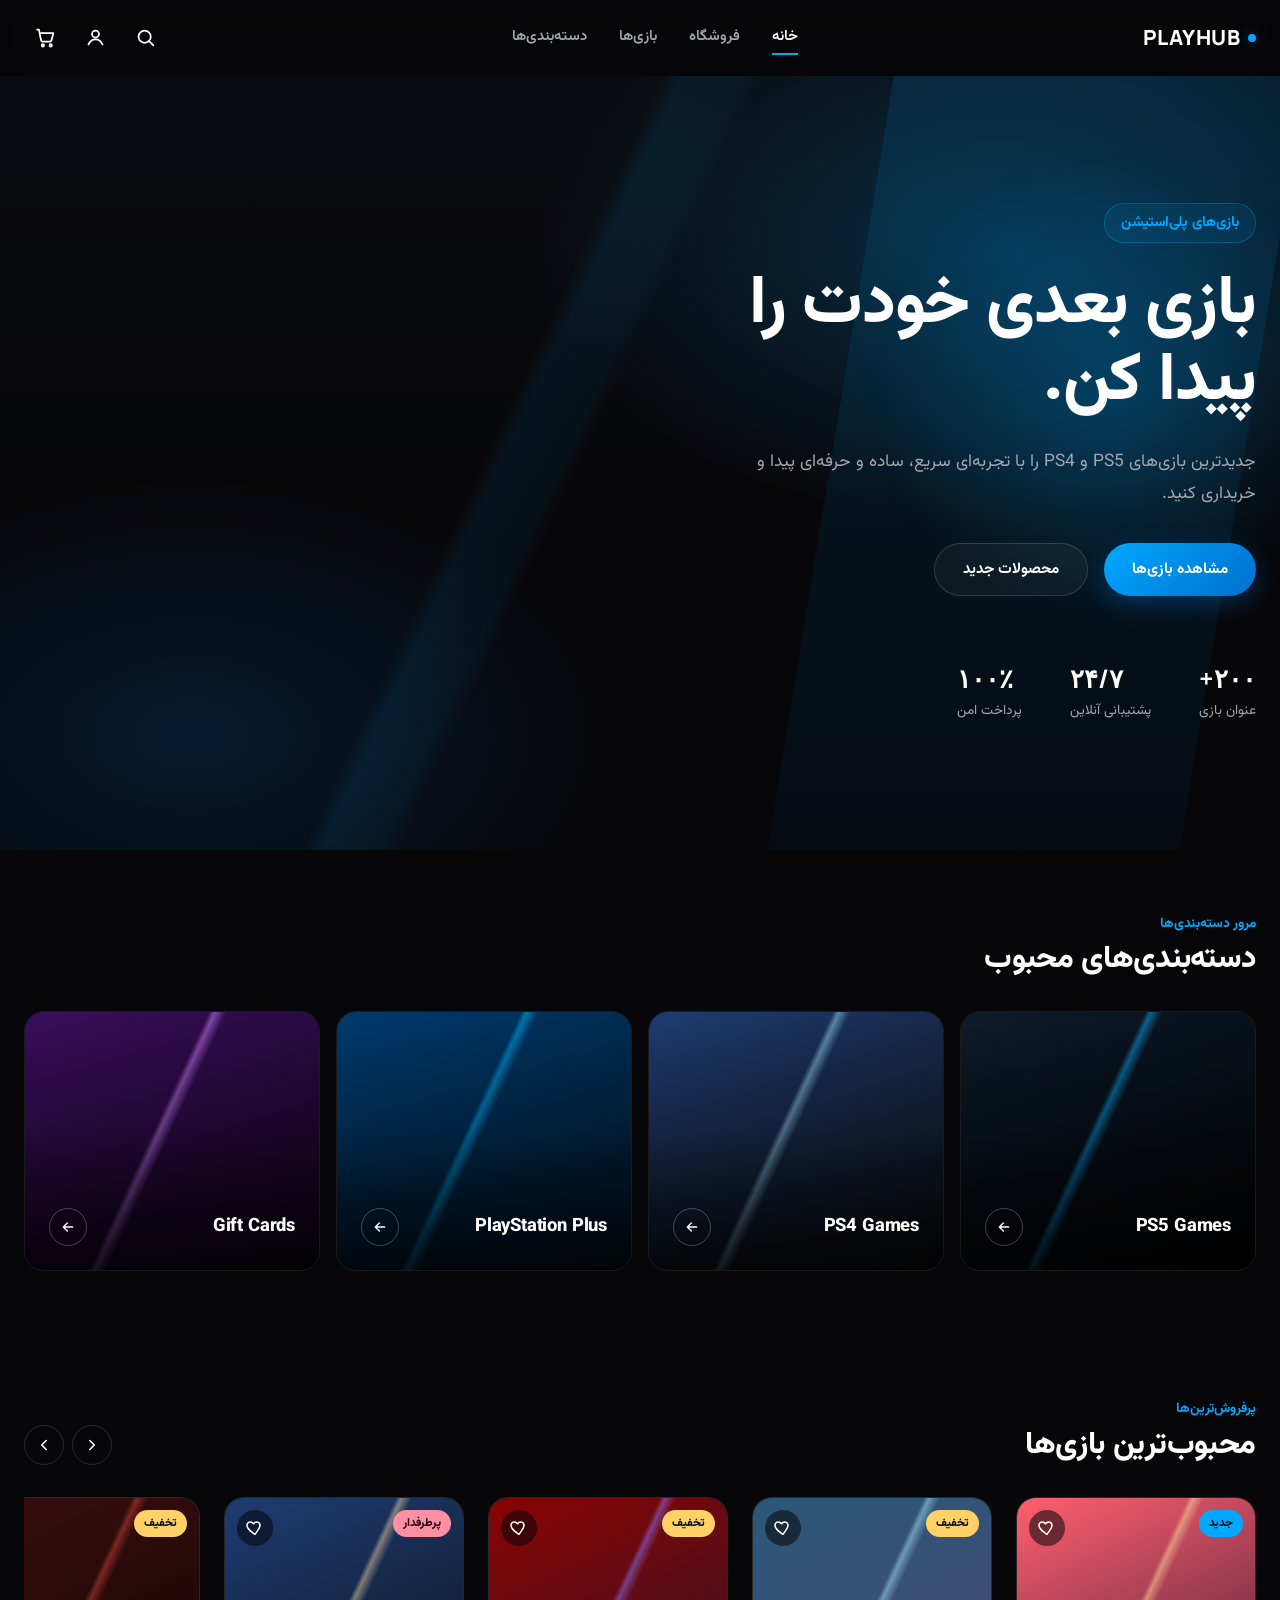
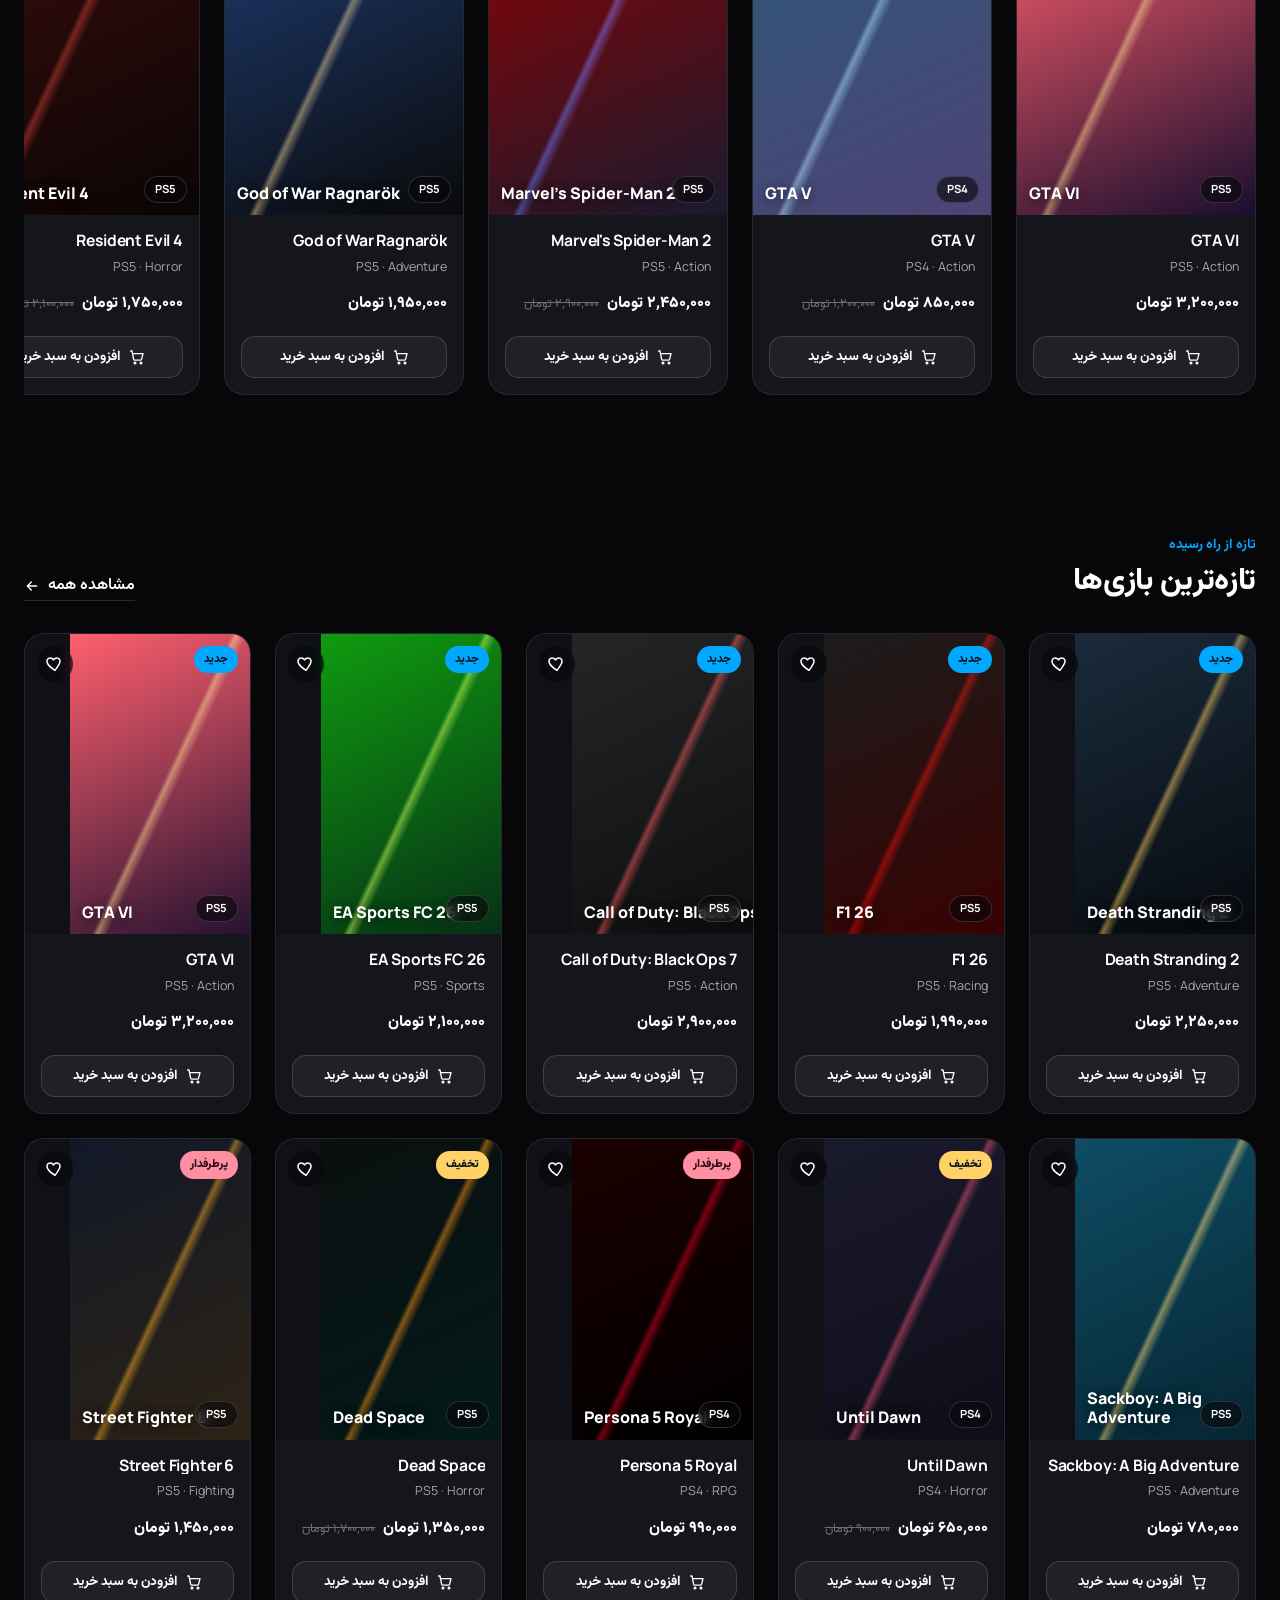
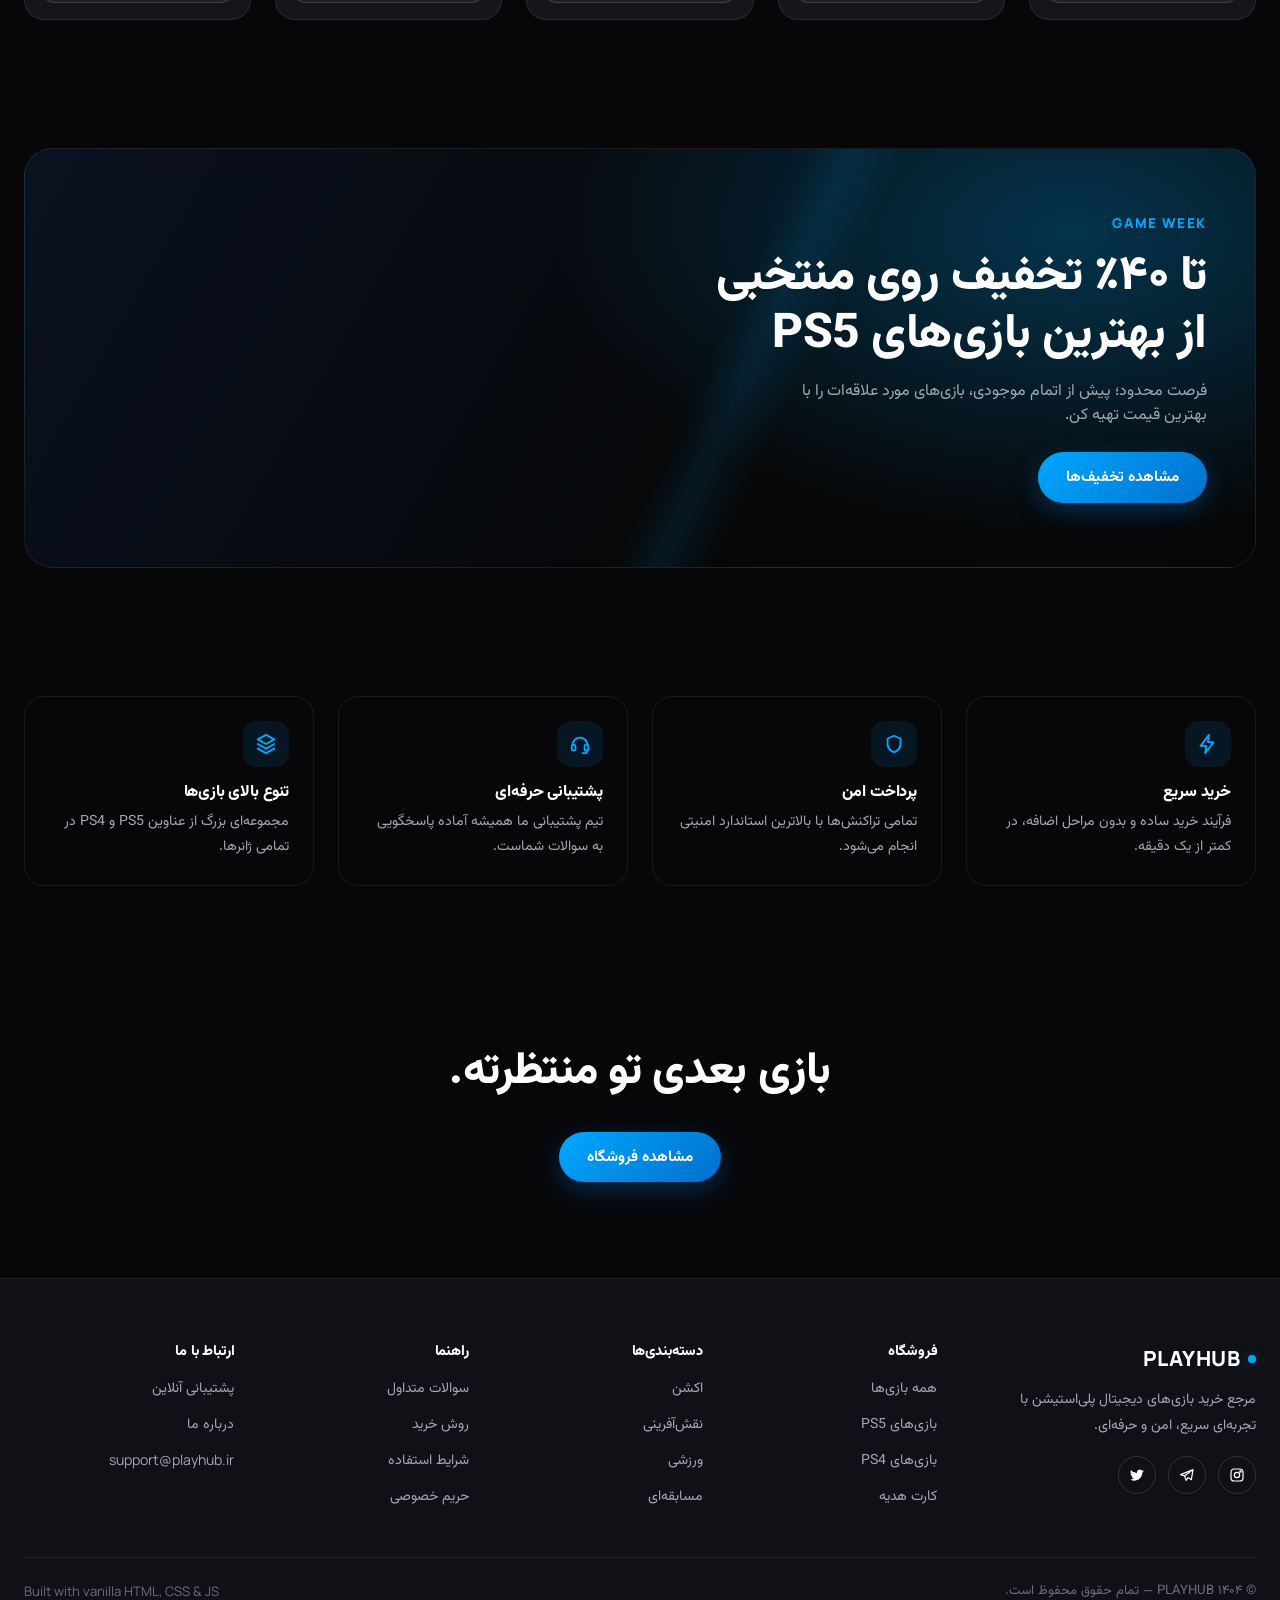
<file: index.html>
<!DOCTYPE html>
<html lang="fa" dir="rtl">
<head>
<meta charset="UTF-8" />
<meta name="viewport" content="width=device-width, initial-scale=1.0" />
<title>PLAYHUB | فروشگاه بازی‌های پلی‌استیشن</title>
<meta name="description" content="جدیدترین بازی‌های PS5 و PS4 را با تجربه‌ای سریع، ساده و حرفه‌ای پیدا و خریداری کنید." />
<link rel="preconnect" href="https://fonts.googleapis.com" />
<link href="https://fonts.googleapis.com/css2?family=Vazirmatn:wght@400;500;600;700;800&family=Manrope:wght@500;600;700;800&display=swap" rel="stylesheet" />
<link rel="stylesheet" href="css/reset.css" />
<link rel="stylesheet" href="css/variables.css" />
<link rel="stylesheet" href="css/global.css" />
<link rel="stylesheet" href="css/components.css" />
<link rel="stylesheet" href="css/animations.css" />
<link rel="stylesheet" href="css/responsive.css" />
</head>
<body>

<!-- ============ NAVBAR ============ -->
<header class="navbar anim-navbar" role="banner">
  <div class="container">
    <a href="index.html" class="navbar-logo">
      <span class="dot"></span>
      <span class="en">PLAYHUB</span>
    </a>

    <nav class="navbar-links" aria-label="پیمایش اصلی">
      <a href="index.html">خانه</a>
      <a href="products.html">فروشگاه</a>
      <a href="products.html">بازی‌ها</a>
      <a href="products.html#categories">دسته‌بندی‌ها</a>
    </nav>

    <div class="navbar-actions">
      <button class="icon-btn desktop-only" data-action="open-search" aria-label="جستجو"><svg viewBox="0 0 24 24" fill="none" stroke="currentColor" stroke-width="2" stroke-linecap="round"><circle cx="11" cy="11" r="7"/><path d="M21 21l-4.3-4.3"/></svg></button>
      <a href="login.html" class="icon-btn desktop-only" aria-label="ورود به حساب کاربری"><svg viewBox="0 0 24 24" fill="none" stroke="currentColor" stroke-width="2" stroke-linecap="round" stroke-linejoin="round"><circle cx="12" cy="8" r="4"/><path d="M4 20c1.5-4 5-6 8-6s6.5 2 8 6"/></svg></a>
      <button class="icon-btn" data-action="open-cart" aria-label="سبد خرید">
        <svg viewBox="0 0 24 24" fill="none" stroke="currentColor" stroke-width="2" stroke-linecap="round" stroke-linejoin="round"><circle cx="9" cy="21" r="1.3"/><circle cx="18" cy="21" r="1.3"/><path d="M2.5 3h2l2.4 12.1a2 2 0 0 0 2 1.6h8a2 2 0 0 0 2-1.6L21 7H6"/></svg>
        <span class="badge-count" data-cart-count>0</span>
      </button>
      <button class="icon-btn navbar-mobile-search" data-action="open-search" aria-label="جستجو"><svg viewBox="0 0 24 24" fill="none" stroke="currentColor" stroke-width="2" stroke-linecap="round"><circle cx="11" cy="11" r="7"/><path d="M21 21l-4.3-4.3"/></svg></button>
      <button class="icon-btn navbar-mobile-toggle" aria-label="باز کردن منو" aria-expanded="false"><svg viewBox="0 0 24 24" fill="none" stroke="currentColor" stroke-width="2" stroke-linecap="round"><path d="M4 7h16M4 12h16M4 17h16"/></svg></button>
    </div>
  </div>
</header>

<!-- ============ MOBILE DRAWER ============ -->
<div class="mobile-drawer-overlay" id="mobileDrawerBackdrop"></div>
<aside class="mobile-drawer" id="mobileDrawer" aria-label="منوی موبایل">
  <div class="mobile-drawer-head">
    <span class="navbar-logo"><span class="dot"></span><span class="en">PLAYHUB</span></span>
    <button class="icon-btn" id="mobileDrawerClose" aria-label="بستن منو"><svg viewBox="0 0 24 24" fill="none" stroke="currentColor" stroke-width="2" stroke-linecap="round"><path d="M6 6l12 12M18 6L6 18"/></svg></button>
  </div>
  <nav class="mobile-drawer-nav" aria-label="پیمایش موبایل">
    <a href="index.html">خانه <svg viewBox="0 0 24 24" fill="none" stroke="currentColor" stroke-width="2" stroke-linecap="round" stroke-linejoin="round"><path d="M15 6l-6 6 6 6"/></svg></a>
    <a href="products.html">فروشگاه <svg viewBox="0 0 24 24" fill="none" stroke="currentColor" stroke-width="2" stroke-linecap="round" stroke-linejoin="round"><path d="M15 6l-6 6 6 6"/></svg></a>
    <a href="products.html">بازی‌ها <svg viewBox="0 0 24 24" fill="none" stroke="currentColor" stroke-width="2" stroke-linecap="round" stroke-linejoin="round"><path d="M15 6l-6 6 6 6"/></svg></a>
    <a href="products.html#categories">دسته‌بندی‌ها <svg viewBox="0 0 24 24" fill="none" stroke="currentColor" stroke-width="2" stroke-linecap="round" stroke-linejoin="round"><path d="M15 6l-6 6 6 6"/></svg></a>
    <a href="login.html">ورود / ثبت‌نام <svg viewBox="0 0 24 24" fill="none" stroke="currentColor" stroke-width="2" stroke-linecap="round" stroke-linejoin="round"><path d="M15 6l-6 6 6 6"/></svg></a>
  </nav>
  <div class="mobile-drawer-foot">پشتیبانی ۲۴ ساعته · تمام حقوق محفوظ است</div>
</aside>

<!-- ============ SEARCH OVERLAY ============ -->
<div class="overlay-backdrop" id="searchBackdrop"></div>
<div class="search-overlay" id="searchOverlay">
  <div class="container">
    <div class="search-overlay-head">
      <h3>جستجوی بازی‌ها</h3>
      <button class="icon-btn" id="searchOverlayClose" aria-label="بستن جستجو"><svg viewBox="0 0 24 24" fill="none" stroke="currentColor" stroke-width="2" stroke-linecap="round"><path d="M6 6l12 12M18 6L6 18"/></svg></button>
    </div>
    <div class="search-input-wrap">
      <svg viewBox="0 0 24 24" fill="none" stroke="currentColor" stroke-width="2" stroke-linecap="round"><circle cx="11" cy="11" r="7"/><path d="M21 21l-4.3-4.3"/></svg>
      <input type="text" id="searchOverlayInput" class="search-input" placeholder="نام بازی را جستجو کنید..." autocomplete="off" />
    </div>
    <p class="search-quick-label">نتایج سریع</p>
    <div class="search-results-list" id="searchOverlayResults">
      <p style="color:var(--color-muted);font-size:.85rem">نام بازی، دسته‌بندی یا پلتفرم را تایپ کنید…</p>
    </div>
  </div>
</div>

<!-- ============ CART DRAWER ============ -->
<div class="overlay-backdrop" id="cartBackdrop"></div>
<aside class="cart-drawer" id="cartDrawer" aria-label="سبد خرید">
  <div class="cart-drawer-head">
    <h3>سبد خرید</h3>
    <button class="icon-btn" id="cartDrawerClose" aria-label="بستن سبد خرید"><svg viewBox="0 0 24 24" fill="none" stroke="currentColor" stroke-width="2" stroke-linecap="round"><path d="M6 6l12 12M18 6L6 18"/></svg></button>
  </div>
  <div class="cart-drawer-items" id="cartItems"></div>
  <div class="cart-drawer-foot">
    <div class="cart-total-row">
      <span>جمع کل</span>
      <span id="cartTotal">۰ تومان</span>
    </div>
    <button class="btn btn-primary btn-block" id="cartCheckout">تسویه حساب</button>
    <button class="btn btn-ghost btn-block" id="cartContinue">ادامه خرید</button>
  </div>
</aside>

<main>
  <!-- ============ HERO ============ -->
  <section class="hero">
    <div class="hero-art"></div>
    <div class="hero-blade"></div>
    <div class="hero-glow-orb"></div>
    <div class="container">
      <div class="hero-content anim-hero-content">
        <span class="hero-eyebrow">بازی‌های پلی‌استیشن</span>
        <h1 class="hero-title">بازی بعدی خودت را<br />پیدا کن.</h1>
        <p class="hero-text">جدیدترین بازی‌های PS5 و PS4 را با تجربه‌ای سریع، ساده و حرفه‌ای پیدا و خریداری کنید.</p>
        <div class="hero-actions">
          <a href="products.html" class="btn btn-primary">مشاهده بازی‌ها</a>
          <a href="products.html?sort=newest" class="btn btn-ghost">محصولات جدید</a>
        </div>
        <div class="hero-stats">
          <div class="hero-stat"><b class="en">+۲۰۰</b><span>عنوان بازی</span></div>
          <div class="hero-stat"><b class="en">۲۴/۷</b><span>پشتیبانی آنلاین</span></div>
          <div class="hero-stat"><b class="en">۱۰۰٪</b><span>پرداخت امن</span></div>
        </div>
      </div>
    </div>
  </section>

  <!-- ============ FEATURED CATEGORIES ============ -->
  <section class="section" id="categories">
    <div class="container">
      <div class="section-head reveal">
        <div>
          <span class="eyebrow">مرور دسته‌بندی‌ها</span>
          <h2>دسته‌بندی‌های محبوب</h2>
        </div>
      </div>
      <div class="category-grid reveal" id="categoryGrid"></div>
    </div>
  </section>

  <!-- ============ TRENDING PRODUCTS ============ -->
  <section class="section">
    <div class="container">
      <div class="section-head reveal">
        <div>
          <span class="eyebrow">پرفروش‌ترین‌ها</span>
          <h2>محبوب‌ترین بازی‌ها</h2>
        </div>
        <div class="carousel-nav">
          <button data-action="carousel-prev" aria-label="قبلی"><svg viewBox="0 0 24 24" fill="none" stroke="currentColor" stroke-width="2" stroke-linecap="round" stroke-linejoin="round"><path d="M9 6l6 6-6 6"/></svg></button>
          <button data-action="carousel-next" aria-label="بعدی"><svg viewBox="0 0 24 24" fill="none" stroke="currentColor" stroke-width="2" stroke-linecap="round" stroke-linejoin="round"><path d="M15 6l-6 6 6 6"/></svg></button>
        </div>
      </div>
      <div class="carousel-wrap reveal">
        <div class="carousel-track" id="trendingTrack"></div>
      </div>
    </div>
  </section>

  <!-- ============ NEW RELEASES ============ -->
  <section class="section">
    <div class="container">
      <div class="section-head reveal">
        <div>
          <span class="eyebrow">تازه از راه رسیده</span>
          <h2>تازه‌ترین بازی‌ها</h2>
        </div>
        <a href="products.html" class="link-more">مشاهده همه <svg viewBox="0 0 24 24" fill="none" stroke="currentColor" stroke-width="2" stroke-linecap="round" stroke-linejoin="round"><path d="M19 12H5M11 6l-6 6 6 6"/></svg></a>
      </div>
      <div class="product-grid grid-responsive reveal" id="newReleasesGrid"></div>
    </div>
  </section>

  <!-- ============ PROMO ============ -->
  <section class="section">
    <div class="container">
      <div class="promo reveal">
        <span class="promo-eyebrow en">GAME WEEK</span>
        <h2>تا ۴۰٪ تخفیف روی منتخبی از بهترین بازی‌های PS5</h2>
        <p>فرصت محدود؛ پیش از اتمام موجودی، بازی‌های مورد علاقه‌ات را با بهترین قیمت تهیه کن.</p>
        <a href="products.html?sort=price-asc" class="btn btn-primary">مشاهده تخفیف‌ها</a>
      </div>
    </div>
  </section>

  <!-- ============ WHY CHOOSE US ============ -->
  <section class="section">
    <div class="container">
      <div class="features-grid reveal">
        <div class="feature-item">
          <span class="feature-icon"><svg viewBox="0 0 24 24" fill="none" stroke="currentColor" stroke-width="2" stroke-linecap="round" stroke-linejoin="round"><path d="M13 2L4 14h6l-1 8 9-12h-6l1-8z"/></svg></span>
          <h3>خرید سریع</h3>
          <p>فرآیند خرید ساده و بدون مراحل اضافه، در کمتر از یک دقیقه.</p>
        </div>
        <div class="feature-item">
          <span class="feature-icon"><svg viewBox="0 0 24 24" fill="none" stroke="currentColor" stroke-width="2" stroke-linecap="round" stroke-linejoin="round"><path d="M12 3l7 3v6c0 4.5-3 7.5-7 9-4-1.5-7-4.5-7-9V6l7-3z"/></svg></span>
          <h3>پرداخت امن</h3>
          <p>تمامی تراکنش‌ها با بالاترین استاندارد امنیتی انجام می‌شود.</p>
        </div>
        <div class="feature-item">
          <span class="feature-icon"><svg viewBox="0 0 24 24" fill="none" stroke="currentColor" stroke-width="2" stroke-linecap="round" stroke-linejoin="round"><path d="M4 13a8 8 0 0116 0"/><rect x="3" y="13" width="4" height="6" rx="1"/><rect x="17" y="13" width="4" height="6" rx="1"/><path d="M20 19a3 3 0 01-3 3h-2"/></svg></span>
          <h3>پشتیبانی حرفه‌ای</h3>
          <p>تیم پشتیبانی ما همیشه آماده پاسخگویی به سوالات شماست.</p>
        </div>
        <div class="feature-item">
          <span class="feature-icon"><svg viewBox="0 0 24 24" fill="none" stroke="currentColor" stroke-width="2" stroke-linecap="round" stroke-linejoin="round"><path d="M12 2l9 5-9 5-9-5 9-5z"/><path d="M3 12l9 5 9-5M3 17l9 5 9-5"/></svg></span>
          <h3>تنوع بالای بازی‌ها</h3>
          <p>مجموعه‌ای بزرگ از عناوین PS5 و PS4 در تمامی ژانرها.</p>
        </div>
      </div>
    </div>
  </section>

  <!-- ============ FINAL CTA ============ -->
  <section class="final-cta">
    <div class="container">
      <h2 class="reveal">بازی بعدی تو منتظرته.</h2>
      <a href="products.html" class="btn btn-primary reveal">مشاهده فروشگاه</a>
    </div>
  </section>
</main>

<!-- ============ FOOTER ============ -->
<footer class="footer">
  <div class="container">
    <div class="footer-top">
      <div class="footer-brand">
        <span class="navbar-logo"><span class="dot"></span><span class="en">PLAYHUB</span></span>
        <p>مرجع خرید بازی‌های دیجیتال پلی‌استیشن با تجربه‌ای سریع، امن و حرفه‌ای.</p>
        <div class="footer-social">
          <a href="#" aria-label="اینستاگرام"><svg viewBox="0 0 24 24" fill="none" stroke="currentColor" stroke-width="1.8"><rect x="3" y="3" width="18" height="18" rx="5"/><circle cx="12" cy="12" r="4"/><circle cx="17.2" cy="6.8" r="1"/></svg></a>
          <a href="#" aria-label="تلگرام"><svg viewBox="0 0 24 24" fill="none" stroke="currentColor" stroke-width="1.8" stroke-linecap="round" stroke-linejoin="round"><path d="M21 4L2.5 11.5l6 2 2 6.5 3-4.2L18.5 19 21 4z"/><path d="M8.5 13.5L18 6"/></svg></a>
          <a href="#" aria-label="توییتر"><svg viewBox="0 0 24 24" fill="currentColor"><path d="M22 5.9c-.7.3-1.5.6-2.3.7.8-.5 1.5-1.3 1.8-2.3-.8.5-1.7.8-2.6 1a4.1 4.1 0 00-7 3.7A11.6 11.6 0 013 4.9a4.1 4.1 0 001.3 5.5c-.7 0-1.3-.2-1.9-.5v.1c0 2 1.4 3.7 3.3 4a4.2 4.2 0 01-1.9.1 4.1 4.1 0 003.9 2.9A8.3 8.3 0 012 18.6a11.6 11.6 0 006.3 1.9c7.5 0 11.7-6.3 11.7-11.7v-.5c.8-.6 1.5-1.3 2-2.1z"/></svg></a>
        </div>
      </div>
      <div class="footer-col">
        <h4>فروشگاه</h4>
        <ul>
          <li><a href="products.html">همه بازی‌ها</a></li>
          <li><a href="products.html?platform=PS5">بازی‌های PS5</a></li>
          <li><a href="products.html?platform=PS4">بازی‌های PS4</a></li>
          <li><a href="index.html#categories">کارت هدیه</a></li>
        </ul>
      </div>
      <div class="footer-col">
        <h4>دسته‌بندی‌ها</h4>
        <ul>
          <li><a href="products.html?genre=Action">اکشن</a></li>
          <li><a href="products.html?genre=RPG">نقش‌آفرینی</a></li>
          <li><a href="products.html?genre=Sports">ورزشی</a></li>
          <li><a href="products.html?genre=Racing">مسابقه‌ای</a></li>
        </ul>
      </div>
      <div class="footer-col">
        <h4>راهنما</h4>
        <ul>
          <li><a href="#">سوالات متداول</a></li>
          <li><a href="#">روش خرید</a></li>
          <li><a href="#">شرایط استفاده</a></li>
          <li><a href="#">حریم خصوصی</a></li>
        </ul>
      </div>
      <div class="footer-col">
        <h4>ارتباط با ما</h4>
        <ul>
          <li><a href="#">پشتیبانی آنلاین</a></li>
          <li><a href="#">درباره ما</a></li>
          <li><a href="#" class="en">support@playhub.ir</a></li>
        </ul>
      </div>
    </div>
    <div class="footer-bottom">
      <span>© ۱۴۰۴ PLAYHUB — تمام حقوق محفوظ است.</span>
      <span class="en">Built with vanilla HTML, CSS & JS</span>
    </div>
  </div>
</footer>

<script src="js/icons.js"></script>
<script src="js/data.js"></script>
<script src="js/cart.js"></script>
<script src="js/products.js"></script>
<script src="js/search.js"></script>
<script src="js/app.js"></script>
<script>
  document.addEventListener("DOMContentLoaded", () => {
    renderInto("#categoryGrid", CATEGORIES, categoryCardHTML);
    const trending = PRODUCTS.filter((p) => p.tag === "popular" || p.rating === 5).slice(0, 10);
    renderInto("#trendingTrack", trending, productCardHTML);
    const newest = PRODUCTS.slice().sort((a, b) => (b.tag === "new") - (a.tag === "new") || b.id - a.id).slice(0, 10);
    renderInto("#newReleasesGrid", newest, productCardHTML);
  });
</script>
</body>
</html>
</file>
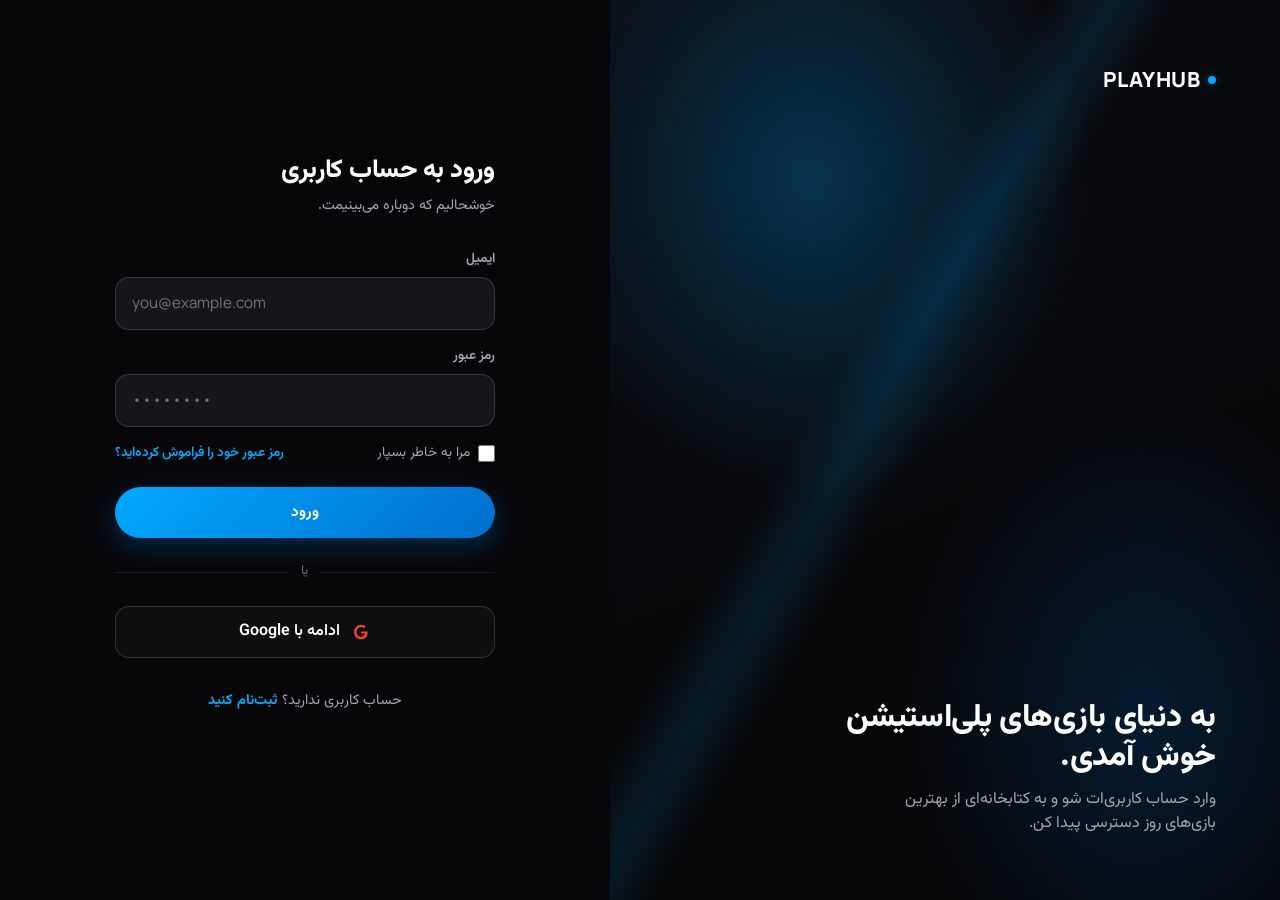
<file: login.html>
<!DOCTYPE html>
<html lang="fa" dir="rtl">
<head>
<meta charset="UTF-8" />
<meta name="viewport" content="width=device-width, initial-scale=1.0" />
<title>ورود به حساب کاربری | PLAYHUB</title>
<link rel="preconnect" href="https://fonts.googleapis.com" />
<link href="https://fonts.googleapis.com/css2?family=Vazirmatn:wght@400;500;600;700;800&family=Manrope:wght@500;600;700;800&display=swap" rel="stylesheet" />
<link rel="stylesheet" href="css/reset.css" />
<link rel="stylesheet" href="css/variables.css" />
<link rel="stylesheet" href="css/global.css" />
<link rel="stylesheet" href="css/components.css" />
<link rel="stylesheet" href="css/animations.css" />
<link rel="stylesheet" href="css/responsive.css" />
</head>
<body>

<div class="login-page">
  <section class="login-art">
    <div class="login-art-content">
      <a href="index.html" class="navbar-logo">
        <span class="dot"></span>
        <span class="en">PLAYHUB</span>
      </a>
      <h2 class="reveal in-view">به دنیای بازی‌های پلی‌استیشن خوش آمدی.</h2>
      <p class="reveal in-view">وارد حساب کاربری‌ات شو و به کتابخانه‌ای از بهترین بازی‌های روز دسترسی پیدا کن.</p>
    </div>
  </section>

  <section class="login-panel">
    <div class="login-form-wrap reveal in-view">
      <a href="index.html" class="navbar-logo" style="margin-bottom: var(--space-6); display: none;" id="mobileLogo">
        <span class="dot"></span><span class="en">PLAYHUB</span>
      </a>
      <h1>ورود به حساب کاربری</h1>
      <p>خوشحالیم که دوباره می‌بینیمت.</p>

      <form id="loginForm" novalidate>
        <div class="form-field">
          <label for="email">ایمیل</label>
          <input type="email" id="email" name="email" placeholder="you@example.com" class="en" style="text-align:left;direction:ltr" />
        </div>
        <div class="form-field">
          <label for="password">رمز عبور</label>
          <input type="password" id="password" name="password" placeholder="••••••••" class="en" style="text-align:left;direction:ltr" />
        </div>
        <div class="form-row">
          <label class="checkbox-field">
            <input type="checkbox" name="remember" />
            <span>مرا به خاطر بسپار</span>
          </label>
          <a href="#">رمز عبور خود را فراموش کرده‌اید؟</a>
        </div>
        <button type="submit" class="btn btn-primary btn-block">ورود</button>
      </form>

      <div class="form-divider">یا</div>

      <button class="btn-google" id="googleBtn">
        <svg viewBox="0 0 24 24"><path fill="#EA4335" d="M12 10.2v3.9h5.5c-.24 1.4-1.7 4.1-5.5 4.1-3.3 0-6-2.7-6-6.2s2.7-6.2 6-6.2c1.9 0 3.1.8 3.8 1.5l2.6-2.5C16.7 3.2 14.6 2.2 12 2.2 6.9 2.2 2.7 6.5 2.7 12s4.2 9.8 9.3 9.8c5.4 0 8.9-3.8 8.9-9.1 0-.6-.07-1.1-.15-1.5H12z"/></svg>
        <span>ادامه با Google</span>
      </button>

      <p class="login-bottom-link">حساب کاربری ندارید؟ <a href="#">ثبت‌نام کنید</a></p>
    </div>
  </section>
</div>

<script src="js/icons.js"></script>
<script src="js/data.js"></script>
<script src="js/cart.js"></script>
<script src="js/auth.js"></script>
</body>
</html>
</file>
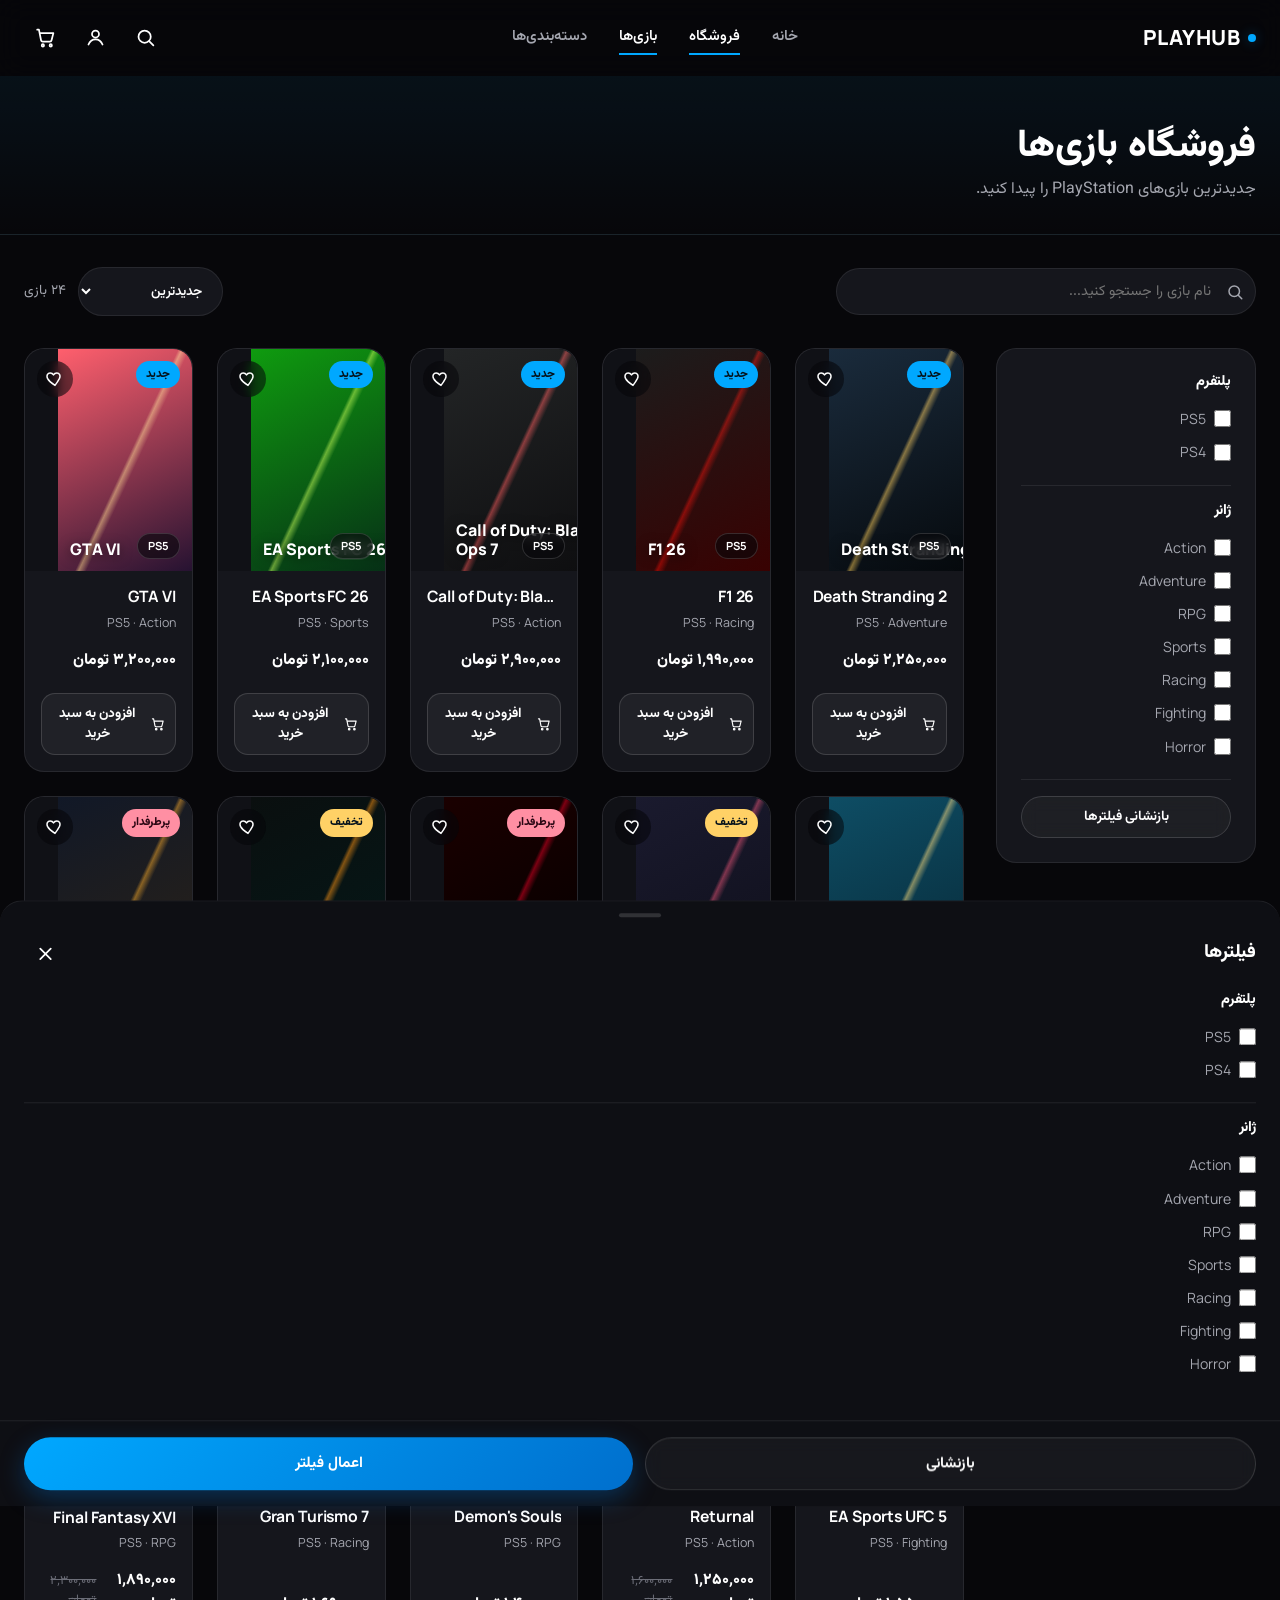
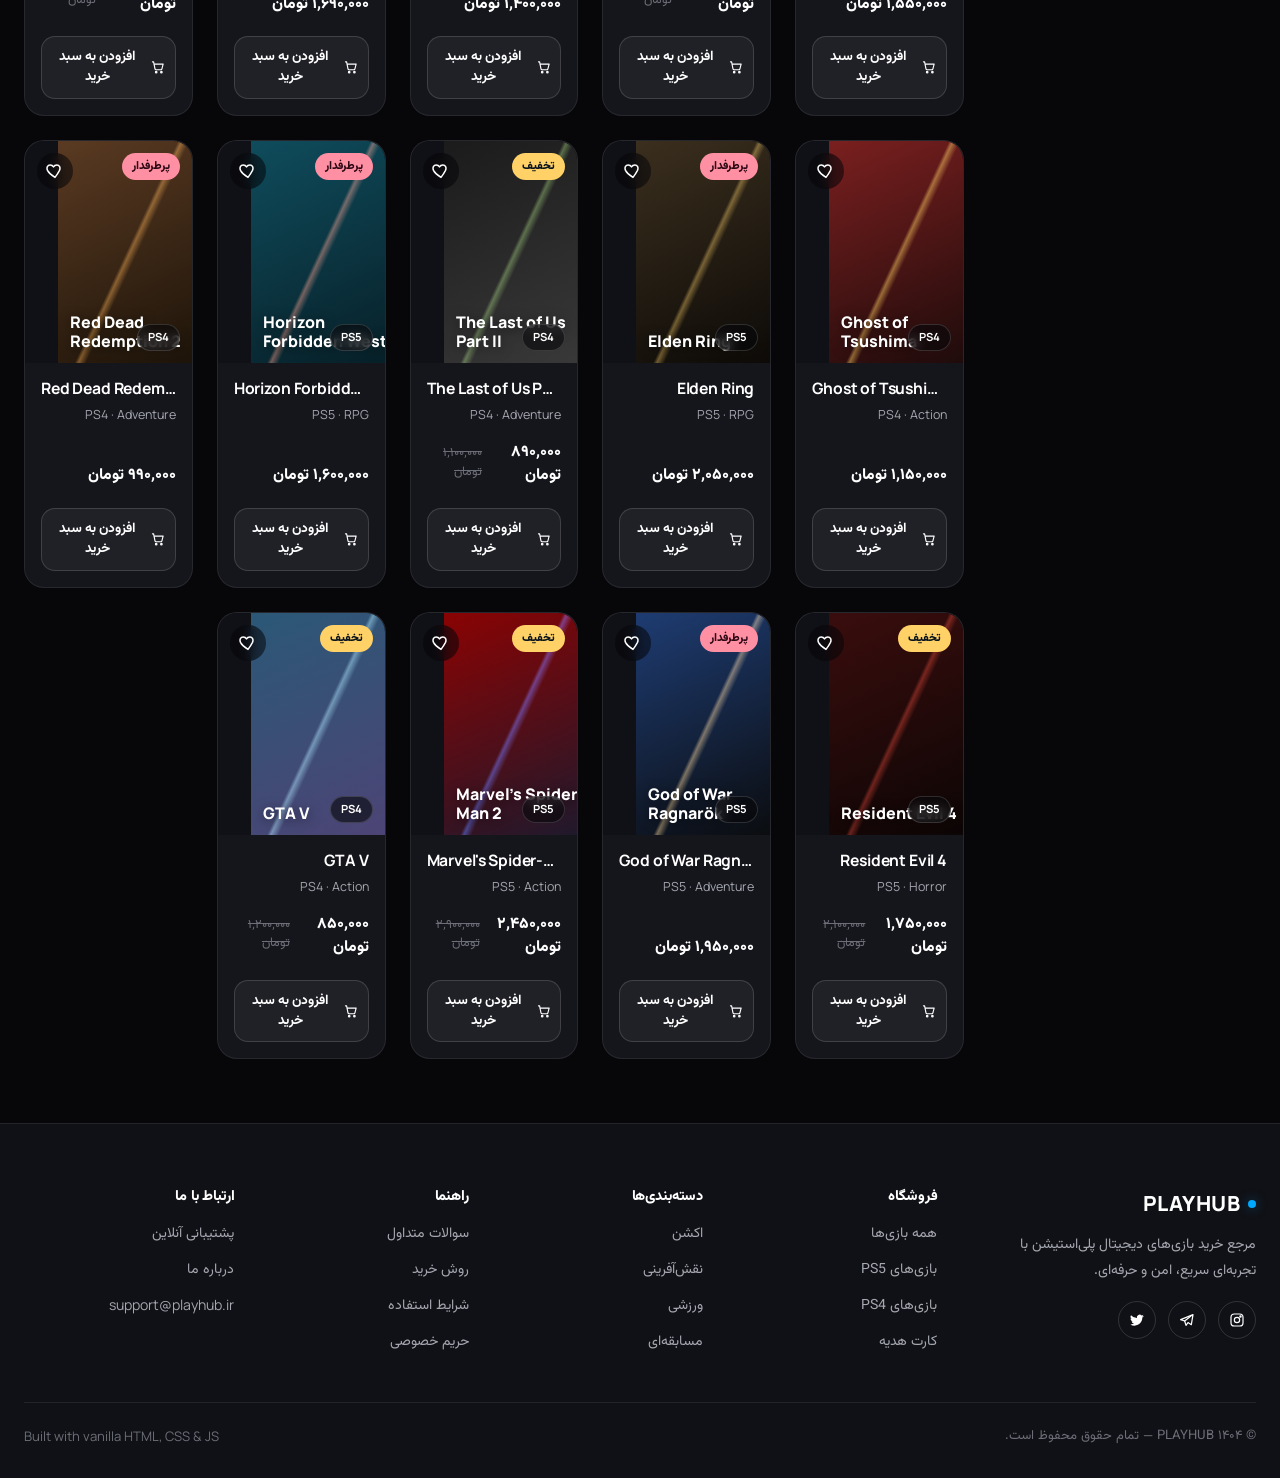
<file: products.html>
<!DOCTYPE html>
<html lang="fa" dir="rtl">
<head>
<meta charset="UTF-8" />
<meta name="viewport" content="width=device-width, initial-scale=1.0" />
<title>فروشگاه بازی‌ها | PLAYHUB</title>
<meta name="description" content="جدیدترین بازی‌های PlayStation را پیدا کنید." />
<link rel="preconnect" href="https://fonts.googleapis.com" />
<link href="https://fonts.googleapis.com/css2?family=Vazirmatn:wght@400;500;600;700;800&family=Manrope:wght@500;600;700;800&display=swap" rel="stylesheet" />
<link rel="stylesheet" href="css/reset.css" />
<link rel="stylesheet" href="css/variables.css" />
<link rel="stylesheet" href="css/global.css" />
<link rel="stylesheet" href="css/components.css" />
<link rel="stylesheet" href="css/animations.css" />
<link rel="stylesheet" href="css/responsive.css" />
</head>
<body>

<!-- ============ NAVBAR ============ -->
<header class="navbar anim-navbar" role="banner">
  <div class="container">
    <a href="index.html" class="navbar-logo">
      <span class="dot"></span>
      <span class="en">PLAYHUB</span>
    </a>

    <nav class="navbar-links" aria-label="پیمایش اصلی">
      <a href="index.html">خانه</a>
      <a href="products.html">فروشگاه</a>
      <a href="products.html">بازی‌ها</a>
      <a href="index.html#categories">دسته‌بندی‌ها</a>
    </nav>

    <div class="navbar-actions">
      <button class="icon-btn desktop-only" data-action="open-search" aria-label="جستجو"><svg viewBox="0 0 24 24" fill="none" stroke="currentColor" stroke-width="2" stroke-linecap="round"><circle cx="11" cy="11" r="7"/><path d="M21 21l-4.3-4.3"/></svg></button>
      <a href="login.html" class="icon-btn desktop-only" aria-label="ورود به حساب کاربری"><svg viewBox="0 0 24 24" fill="none" stroke="currentColor" stroke-width="2" stroke-linecap="round" stroke-linejoin="round"><circle cx="12" cy="8" r="4"/><path d="M4 20c1.5-4 5-6 8-6s6.5 2 8 6"/></svg></a>
      <button class="icon-btn" data-action="open-cart" aria-label="سبد خرید">
        <svg viewBox="0 0 24 24" fill="none" stroke="currentColor" stroke-width="2" stroke-linecap="round" stroke-linejoin="round"><circle cx="9" cy="21" r="1.3"/><circle cx="18" cy="21" r="1.3"/><path d="M2.5 3h2l2.4 12.1a2 2 0 0 0 2 1.6h8a2 2 0 0 0 2-1.6L21 7H6"/></svg>
        <span class="badge-count" data-cart-count>0</span>
      </button>
      <button class="icon-btn navbar-mobile-search" data-action="open-search" aria-label="جستجو"><svg viewBox="0 0 24 24" fill="none" stroke="currentColor" stroke-width="2" stroke-linecap="round"><circle cx="11" cy="11" r="7"/><path d="M21 21l-4.3-4.3"/></svg></button>
      <button class="icon-btn navbar-mobile-toggle" aria-label="باز کردن منو" aria-expanded="false"><svg viewBox="0 0 24 24" fill="none" stroke="currentColor" stroke-width="2" stroke-linecap="round"><path d="M4 7h16M4 12h16M4 17h16"/></svg></button>
    </div>
  </div>
</header>

<!-- ============ MOBILE DRAWER ============ -->
<div class="mobile-drawer-overlay" id="mobileDrawerBackdrop"></div>
<aside class="mobile-drawer" id="mobileDrawer" aria-label="منوی موبایل">
  <div class="mobile-drawer-head">
    <span class="navbar-logo"><span class="dot"></span><span class="en">PLAYHUB</span></span>
    <button class="icon-btn" id="mobileDrawerClose" aria-label="بستن منو"><svg viewBox="0 0 24 24" fill="none" stroke="currentColor" stroke-width="2" stroke-linecap="round"><path d="M6 6l12 12M18 6L6 18"/></svg></button>
  </div>
  <nav class="mobile-drawer-nav" aria-label="پیمایش موبایل">
    <a href="index.html">خانه <svg viewBox="0 0 24 24" fill="none" stroke="currentColor" stroke-width="2" stroke-linecap="round" stroke-linejoin="round"><path d="M15 6l-6 6 6 6"/></svg></a>
    <a href="products.html">فروشگاه <svg viewBox="0 0 24 24" fill="none" stroke="currentColor" stroke-width="2" stroke-linecap="round" stroke-linejoin="round"><path d="M15 6l-6 6 6 6"/></svg></a>
    <a href="products.html">بازی‌ها <svg viewBox="0 0 24 24" fill="none" stroke="currentColor" stroke-width="2" stroke-linecap="round" stroke-linejoin="round"><path d="M15 6l-6 6 6 6"/></svg></a>
    <a href="index.html#categories">دسته‌بندی‌ها <svg viewBox="0 0 24 24" fill="none" stroke="currentColor" stroke-width="2" stroke-linecap="round" stroke-linejoin="round"><path d="M15 6l-6 6 6 6"/></svg></a>
    <a href="login.html">ورود / ثبت‌نام <svg viewBox="0 0 24 24" fill="none" stroke="currentColor" stroke-width="2" stroke-linecap="round" stroke-linejoin="round"><path d="M15 6l-6 6 6 6"/></svg></a>
  </nav>
  <div class="mobile-drawer-foot">پشتیبانی ۲۴ ساعته · تمام حقوق محفوظ است</div>
</aside>

<!-- ============ SEARCH OVERLAY ============ -->
<div class="overlay-backdrop" id="searchBackdrop"></div>
<div class="search-overlay" id="searchOverlay">
  <div class="container">
    <div class="search-overlay-head">
      <h3>جستجوی بازی‌ها</h3>
      <button class="icon-btn" id="searchOverlayClose" aria-label="بستن جستجو"><svg viewBox="0 0 24 24" fill="none" stroke="currentColor" stroke-width="2" stroke-linecap="round"><path d="M6 6l12 12M18 6L6 18"/></svg></button>
    </div>
    <div class="search-input-wrap">
      <svg viewBox="0 0 24 24" fill="none" stroke="currentColor" stroke-width="2" stroke-linecap="round"><circle cx="11" cy="11" r="7"/><path d="M21 21l-4.3-4.3"/></svg>
      <input type="text" id="searchOverlayInput" class="search-input" placeholder="نام بازی را جستجو کنید..." autocomplete="off" />
    </div>
    <p class="search-quick-label">نتایج سریع</p>
    <div class="search-results-list" id="searchOverlayResults">
      <p style="color:var(--color-muted);font-size:.85rem">نام بازی، دسته‌بندی یا پلتفرم را تایپ کنید…</p>
    </div>
  </div>
</div>

<!-- ============ CART DRAWER ============ -->
<div class="overlay-backdrop" id="cartBackdrop"></div>
<aside class="cart-drawer" id="cartDrawer" aria-label="سبد خرید">
  <div class="cart-drawer-head">
    <h3>سبد خرید</h3>
    <button class="icon-btn" id="cartDrawerClose" aria-label="بستن سبد خرید"><svg viewBox="0 0 24 24" fill="none" stroke="currentColor" stroke-width="2" stroke-linecap="round"><path d="M6 6l12 12M18 6L6 18"/></svg></button>
  </div>
  <div class="cart-drawer-items" id="cartItems"></div>
  <div class="cart-drawer-foot">
    <div class="cart-total-row">
      <span>جمع کل</span>
      <span id="cartTotal">۰ تومان</span>
    </div>
    <button class="btn btn-primary btn-block" id="cartCheckout">تسویه حساب</button>
    <button class="btn btn-ghost btn-block" id="cartContinue">ادامه خرید</button>
  </div>
</aside>

<!-- ============ MOBILE BOTTOM-SHEET FILTERS ============ -->
<div class="overlay-backdrop" id="sheetBackdrop"></div>
<div class="bottom-sheet" id="filterSheet" aria-label="فیلترها">
  <div class="bottom-sheet-handle"></div>
  <div class="bottom-sheet-head">
    <h3>فیلترها</h3>
    <button class="icon-btn" id="sheetClose" aria-label="بستن"><svg viewBox="0 0 24 24" fill="none" stroke="currentColor" stroke-width="2" stroke-linecap="round"><path d="M6 6l12 12M18 6L6 18"/></svg></button>
  </div>
  <div class="bottom-sheet-body" id="sheetFilterBody"></div>
  <div class="bottom-sheet-foot">
    <button class="btn btn-ghost btn-block" id="sheetReset">بازنشانی</button>
    <button class="btn btn-primary btn-block" id="sheetApply">اعمال فیلتر</button>
  </div>
</div>

<main>
  <section class="page-header">
    <div class="container">
      <h1 class="reveal">فروشگاه بازی‌ها</h1>
      <p class="reveal">جدیدترین بازی‌های PlayStation را پیدا کنید.</p>
    </div>
  </section>

  <section class="section" style="padding-top: var(--space-6)">
    <div class="container">
      <div class="products-toolbar">
        <div class="toolbar-search">
          <svg viewBox="0 0 24 24" fill="none" stroke="currentColor" stroke-width="2" stroke-linecap="round"><circle cx="11" cy="11" r="7"/><path d="M21 21l-4.3-4.3"/></svg>
          <input type="text" id="toolbarSearch" placeholder="نام بازی را جستجو کنید..." autocomplete="off" />
        </div>
        <div class="toolbar-right">
          <button class="btn btn-ghost btn-sm mobile-filter-trigger" id="openSheetBtn">
            <svg viewBox="0 0 24 24" fill="none" stroke="currentColor" stroke-width="2" stroke-linecap="round"><path d="M4 6h16M4 12h16M4 18h16"/><circle cx="8" cy="6" r="1.6" fill="currentColor"/><circle cx="16" cy="12" r="1.6" fill="currentColor"/><circle cx="10" cy="18" r="1.6" fill="currentColor"/></svg>
            <span>فیلترها</span>
          </button>
          <select class="select-sort" id="sortSelect">
            <option value="newest">جدیدترین</option>
            <option value="popular">محبوب‌ترین</option>
            <option value="price-asc">قیمت: کم به زیاد</option>
            <option value="price-desc">قیمت: زیاد به کم</option>
            <option value="rating">بالاترین امتیاز</option>
          </select>
          <span class="result-count" id="resultCount"></span>
        </div>
      </div>

      <div class="products-layout">
        <!-- Desktop sidebar filters -->
        <aside class="filters-panel" id="filtersPanel">
          <div class="filter-group">
            <h4>پلتفرم</h4>
            <div id="platformFilters"></div>
          </div>
          <div class="filter-group">
            <h4>ژانر</h4>
            <div id="genreFilters"></div>
          </div>
          <div class="filter-actions">
            <button class="btn btn-ghost btn-sm btn-block" id="resetFiltersBtn">بازنشانی فیلترها</button>
          </div>
        </aside>

        <div>
          <div class="product-grid grid-responsive" id="productsGrid"></div>
        </div>
      </div>
    </div>
  </section>
</main>

<!-- ============ FOOTER ============ -->
<footer class="footer">
  <div class="container">
    <div class="footer-top">
      <div class="footer-brand">
        <span class="navbar-logo"><span class="dot"></span><span class="en">PLAYHUB</span></span>
        <p>مرجع خرید بازی‌های دیجیتال پلی‌استیشن با تجربه‌ای سریع، امن و حرفه‌ای.</p>
        <div class="footer-social">
          <a href="#" aria-label="اینستاگرام"><svg viewBox="0 0 24 24" fill="none" stroke="currentColor" stroke-width="1.8"><rect x="3" y="3" width="18" height="18" rx="5"/><circle cx="12" cy="12" r="4"/><circle cx="17.2" cy="6.8" r="1"/></svg></a>
          <a href="#" aria-label="تلگرام"><svg viewBox="0 0 24 24" fill="none" stroke="currentColor" stroke-width="1.8" stroke-linecap="round" stroke-linejoin="round"><path d="M21 4L2.5 11.5l6 2 2 6.5 3-4.2L18.5 19 21 4z"/><path d="M8.5 13.5L18 6"/></svg></a>
          <a href="#" aria-label="توییتر"><svg viewBox="0 0 24 24" fill="currentColor"><path d="M22 5.9c-.7.3-1.5.6-2.3.7.8-.5 1.5-1.3 1.8-2.3-.8.5-1.7.8-2.6 1a4.1 4.1 0 00-7 3.7A11.6 11.6 0 013 4.9a4.1 4.1 0 001.3 5.5c-.7 0-1.3-.2-1.9-.5v.1c0 2 1.4 3.7 3.3 4a4.2 4.2 0 01-1.9.1 4.1 4.1 0 003.9 2.9A8.3 8.3 0 012 18.6a11.6 11.6 0 006.3 1.9c7.5 0 11.7-6.3 11.7-11.7v-.5c.8-.6 1.5-1.3 2-2.1z"/></svg></a>
        </div>
      </div>
      <div class="footer-col">
        <h4>فروشگاه</h4>
        <ul>
          <li><a href="products.html">همه بازی‌ها</a></li>
          <li><a href="products.html?platform=PS5">بازی‌های PS5</a></li>
          <li><a href="products.html?platform=PS4">بازی‌های PS4</a></li>
          <li><a href="index.html#categories">کارت هدیه</a></li>
        </ul>
      </div>
      <div class="footer-col">
        <h4>دسته‌بندی‌ها</h4>
        <ul>
          <li><a href="products.html?genre=Action">اکشن</a></li>
          <li><a href="products.html?genre=RPG">نقش‌آفرینی</a></li>
          <li><a href="products.html?genre=Sports">ورزشی</a></li>
          <li><a href="products.html?genre=Racing">مسابقه‌ای</a></li>
        </ul>
      </div>
      <div class="footer-col">
        <h4>راهنما</h4>
        <ul>
          <li><a href="#">سوالات متداول</a></li>
          <li><a href="#">روش خرید</a></li>
          <li><a href="#">شرایط استفاده</a></li>
          <li><a href="#">حریم خصوصی</a></li>
        </ul>
      </div>
      <div class="footer-col">
        <h4>ارتباط با ما</h4>
        <ul>
          <li><a href="#">پشتیبانی آنلاین</a></li>
          <li><a href="#">درباره ما</a></li>
          <li><a href="#" class="en">support@playhub.ir</a></li>
        </ul>
      </div>
    </div>
    <div class="footer-bottom">
      <span>© ۱۴۰۴ PLAYHUB — تمام حقوق محفوظ است.</span>
      <span class="en">Built with vanilla HTML, CSS & JS</span>
    </div>
  </div>
</footer>

<script src="js/icons.js"></script>
<script src="js/data.js"></script>
<script src="js/cart.js"></script>
<script src="js/products.js"></script>
<script src="js/search.js"></script>
<script src="js/app.js"></script>
<script>
  /* ---- Products page state + filter UI ---- */
  const state = {
    query: new URLSearchParams(location.search).get("q") || "",
    sort: new URLSearchParams(location.search).get("sort") || "newest",
    platforms: (() => {
      const p = new URLSearchParams(location.search).get("platform");
      return p ? [p] : [];
    })(),
    genres: (() => {
      const g = new URLSearchParams(location.search).get("genre");
      return g ? [g] : [];
    })(),
  };

  function filterOptionHTML(label, name, value, checked) {
    return `
      <label class="filter-option">
        <input type="checkbox" name="${name}" value="${value}" ${checked ? "checked" : ""} />
        <span class="en">${label}</span>
      </label>`;
  }

  function buildFilterGroupsHTML() {
    const platformHTML = PLATFORMS.map((p) => filterOptionHTML(p, "platform", p, state.platforms.includes(p))).join("");
    const genreHTML = GENRES.map((g) => filterOptionHTML(g, "genre", g, state.genres.includes(g))).join("");
    return { platformHTML, genreHTML };
  }

  function renderFilterPanels() {
    const { platformHTML, genreHTML } = buildFilterGroupsHTML();
    document.getElementById("platformFilters").innerHTML = platformHTML;
    document.getElementById("genreFilters").innerHTML = genreHTML;

    document.getElementById("sheetFilterBody").innerHTML = `
      <div class="filter-group">
        <h4>پلتفرم</h4>
        <div id="sheetPlatformFilters">${platformHTML}</div>
      </div>
      <div class="filter-group">
        <h4>ژانر</h4>
        <div id="sheetGenreFilters">${genreHTML}</div>
      </div>`;
  }

  function readFiltersFromDOM(scopeId) {
    const scope = document.getElementById(scopeId) || document;
    const platforms = [...scope.querySelectorAll('input[name="platform"]:checked')].map((i) => i.value);
    const genres = [...scope.querySelectorAll('input[name="genre"]:checked')].map((i) => i.value);
    return { platforms, genres };
  }

  function renderProductsPage() {
    const filtered = applyFilters(PRODUCTS, state);
    const grid = document.getElementById("productsGrid");
    document.getElementById("resultCount").textContent = `${filtered.length.toLocaleString("fa-IR")} بازی`;
    if (!filtered.length) {
      grid.innerHTML = state.query ? emptyStateHTML("search") : emptyStateHTML("filter");
    } else {
      grid.innerHTML = filtered.map(productCardHTML).join("");
    }
  }

  document.addEventListener("DOMContentLoaded", () => {
    renderFilterPanels();
    renderProductsPage();

    const toolbarInput = document.getElementById("toolbarSearch");
    toolbarInput.value = state.query;
    toolbarInput.addEventListener("input", () => {
      state.query = toolbarInput.value;
      renderProductsPage();
    });

    document.getElementById("sortSelect").value = state.sort;
    document.getElementById("sortSelect").addEventListener("change", (e) => {
      state.sort = e.target.value;
      renderProductsPage();
    });

    document.getElementById("filtersPanel").addEventListener("change", () => {
      const { platforms, genres } = readFiltersFromDOM("filtersPanel");
      state.platforms = platforms;
      state.genres = genres;
      renderProductsPage();
      renderFilterPanels(); // keep sheet in sync
    });

    document.getElementById("resetFiltersBtn").addEventListener("click", () => {
      state.platforms = [];
      state.genres = [];
      renderFilterPanels();
      renderProductsPage();
    });

    /* ---- Mobile bottom sheet ---- */
    const sheet = document.getElementById("filterSheet");
    const sheetBackdrop = document.getElementById("sheetBackdrop");
    function openSheet() {
      sheet.classList.add("open");
      sheetBackdrop.classList.add("open");
      document.body.style.overflow = "hidden";
    }
    function closeSheet() {
      sheet.classList.remove("open");
      sheetBackdrop.classList.remove("open");
      document.body.style.overflow = "";
    }
    document.getElementById("openSheetBtn").addEventListener("click", openSheet);
    document.getElementById("sheetClose").addEventListener("click", closeSheet);
    sheetBackdrop.addEventListener("click", closeSheet);
    document.getElementById("sheetApply").addEventListener("click", () => {
      const { platforms, genres } = readFiltersFromDOM("sheetFilterBody");
      state.platforms = platforms;
      state.genres = genres;
      renderProductsPage();
      renderFilterPanels();
      closeSheet();
    });
    document.getElementById("sheetReset").addEventListener("click", () => {
      state.platforms = [];
      state.genres = [];
      renderFilterPanels();
      renderProductsPage();
    });
  });
</script>
</body>
</html>
</file>
<file: css/variables.css>
:root {
  /* Colors */
  --color-bg: #07070a;
  --color-bg-alt: #101116;
  --color-surface: #15161c;
  --color-surface-hover: #1b1c23;
  --color-text: #ffffff;
  --color-muted: #a5a7b0;
  --color-muted-dim: #6c6e78;
  --color-primary: #006fcd;
  --color-accent: #00a8ff;
  --color-border: rgba(255, 255, 255, 0.08);
  --color-border-strong: rgba(255, 255, 255, 0.14);
  --color-danger: #ff5c5c;
  --color-success: #3ddc97;
  --color-glow: rgba(0, 168, 255, 0.18);

  /* Typography */
  --font-fa: "Vazirmatn", "Tahoma", sans-serif;
  --font-en: "Manrope", "Inter", sans-serif;

  /* Spacing scale */
  --space-1: 4px;
  --space-2: 8px;
  --space-3: 12px;
  --space-4: 16px;
  --space-5: 24px;
  --space-6: 32px;
  --space-7: 48px;
  --space-8: 64px;
  --space-9: 96px;

  /* Radius */
  --radius-sm: 8px;
  --radius-md: 14px;
  --radius-lg: 20px;
  --radius-xl: 28px;
  --radius-pill: 999px;

  /* Shadows */
  --shadow-sm: 0 2px 8px rgba(0, 0, 0, 0.35);
  --shadow-md: 0 8px 24px rgba(0, 0, 0, 0.45);
  --shadow-lg: 0 20px 60px rgba(0, 0, 0, 0.55);
  --shadow-glow: 0 0 0 1px rgba(0, 168, 255, 0.25), 0 12px 40px rgba(0, 111, 205, 0.25);

  /* Transitions */
  --ease-out: cubic-bezier(0.16, 1, 0.3, 1);
  --ease-in-out: cubic-bezier(0.65, 0, 0.35, 1);
  --t-fast: 200ms;
  --t-base: 320ms;
  --t-slow: 500ms;

  /* Layout */
  --container: 1320px;
  --container-narrow: 880px;
  --navbar-h: 76px;
  --navbar-h-mobile: 64px;

  /* Breakpoints (for reference / JS use) */
  --bp-sm: 480px;
  --bp-md: 768px;
  --bp-lg: 1024px;
  --bp-xl: 1280px;
}
</file>
<file: css/global.css>
html {
  direction: rtl;
}

body {
  background: var(--color-bg);
  color: var(--color-text);
  font-family: var(--font-fa);
  overflow-x: hidden;
}

.en {
  font-family: var(--font-en);
  direction: ltr;
  unicode-bidi: isolate;
}

h1, h2, h3, h4 {
  font-weight: 800;
  letter-spacing: -0.01em;
  line-height: 1.2;
}

::selection {
  background: var(--color-primary);
  color: #fff;
}

/* Visible keyboard focus */
a:focus-visible,
button:focus-visible,
input:focus-visible,
[tabindex]:focus-visible {
  outline: 2px solid var(--color-accent);
  outline-offset: 3px;
  border-radius: var(--radius-sm);
}

.container {
  width: 100%;
  max-width: var(--container);
  margin-inline: auto;
  padding-inline: var(--space-5);
}

@media (max-width: 767px) {
  .container {
    padding-inline: var(--space-4);
  }
}

.section {
  padding-block: var(--space-8);
}

@media (max-width: 767px) {
  .section {
    padding-block: var(--space-7);
  }
}

.section-head {
  display: flex;
  align-items: flex-end;
  justify-content: space-between;
  gap: var(--space-4);
  margin-bottom: var(--space-6);
}

.section-head .eyebrow {
  color: var(--color-accent);
  font-size: 0.85rem;
  font-weight: 700;
  margin-bottom: var(--space-2);
  display: block;
}

.section-head h2 {
  font-size: clamp(1.5rem, 2.4vw, 2.1rem);
}

.section-head p {
  color: var(--color-muted);
  margin-top: var(--space-2);
  max-width: 520px;
}

.link-more {
  display: inline-flex;
  align-items: center;
  gap: var(--space-2);
  color: var(--color-text);
  font-weight: 600;
  white-space: nowrap;
  padding-bottom: 2px;
  border-bottom: 1px solid var(--color-border-strong);
  transition: border-color var(--t-fast) var(--ease-out), color var(--t-fast) var(--ease-out);
}
.link-more:hover {
  color: var(--color-accent);
  border-color: var(--color-accent);
}
.link-more svg {
  width: 16px;
  height: 16px;
  transition: transform var(--t-fast) var(--ease-out);
}
.link-more:hover svg {
  transform: translateX(-3px);
}

/* Buttons */
.btn {
  display: inline-flex;
  align-items: center;
  justify-content: center;
  gap: var(--space-2);
  padding: 14px 28px;
  border-radius: var(--radius-pill);
  font-weight: 700;
  font-size: 0.95rem;
  transition: transform var(--t-fast) var(--ease-out), box-shadow var(--t-fast) var(--ease-out), background var(--t-fast) var(--ease-out), border-color var(--t-fast) var(--ease-out);
  white-space: nowrap;
}
.btn-primary {
  background: linear-gradient(135deg, var(--color-accent), var(--color-primary));
  color: #fff;
  box-shadow: 0 8px 24px rgba(0, 111, 205, 0.35);
}
.btn-primary:hover {
  transform: translateY(-2px);
  box-shadow: 0 14px 34px rgba(0, 111, 205, 0.5);
}
.btn-primary:active {
  transform: translateY(0);
}
.btn-ghost {
  background: rgba(255, 255, 255, 0.04);
  color: var(--color-text);
  border: 1px solid var(--color-border-strong);
  backdrop-filter: blur(8px);
}
.btn-ghost:hover {
  background: rgba(255, 255, 255, 0.09);
  border-color: rgba(255, 255, 255, 0.25);
  transform: translateY(-2px);
}
.btn-block {
  width: 100%;
}
.btn-sm {
  padding: 10px 18px;
  font-size: 0.85rem;
}

.icon-btn {
  width: 42px;
  height: 42px;
  display: inline-flex;
  align-items: center;
  justify-content: center;
  border-radius: 50%;
  color: var(--color-text);
  position: relative;
  transition: background var(--t-fast) var(--ease-out);
}
.icon-btn:hover {
  background: rgba(255, 255, 255, 0.08);
}
.icon-btn svg {
  width: 21px;
  height: 21px;
}

.badge-count {
  position: absolute;
  top: -2px;
  left: -2px;
  background: var(--color-accent);
  color: #06121c;
  font-size: 0.65rem;
  font-weight: 800;
  min-width: 18px;
  height: 18px;
  border-radius: 999px;
  display: flex;
  align-items: center;
  justify-content: center;
  padding: 0 4px;
  border: 2px solid var(--color-bg);
}

.skeleton {
  background: linear-gradient(90deg, var(--color-surface) 25%, var(--color-surface-hover) 37%, var(--color-surface) 63%);
  background-size: 400% 100%;
  animation: shimmer 1.4s ease infinite;
}

.visually-hidden {
  position: absolute;
  width: 1px;
  height: 1px;
  overflow: hidden;
  clip: rect(0 0 0 0);
  white-space: nowrap;
}
</file>
<file: css/components.css>
/* ==========================================================================
   NAVBAR
   ========================================================================== */
.navbar {
  position: sticky;
  top: 0;
  z-index: 100;
  height: var(--navbar-h);
  display: flex;
  align-items: center;
  background: rgba(7, 7, 10, 0.55);
  backdrop-filter: blur(14px) saturate(140%);
  -webkit-backdrop-filter: blur(14px) saturate(140%);
  border-bottom: 1px solid transparent;
  transition: background var(--t-base) var(--ease-out), border-color var(--t-base) var(--ease-out), box-shadow var(--t-base) var(--ease-out);
}
.navbar.scrolled {
  background: rgba(7, 7, 10, 0.85);
  border-bottom-color: var(--color-border);
  box-shadow: var(--shadow-sm);
}
.navbar .container {
  display: flex;
  align-items: center;
  justify-content: space-between;
  gap: var(--space-4);
  height: 100%;
}
.navbar-logo {
  font-family: var(--font-en);
  font-weight: 800;
  font-size: 1.3rem;
  letter-spacing: 0.02em;
  display: flex;
  align-items: center;
  gap: var(--space-2);
}
.navbar-logo .dot {
  width: 8px;
  height: 8px;
  border-radius: 50%;
  background: var(--color-accent);
  box-shadow: 0 0 12px 2px var(--color-glow);
}
.navbar-links {
  display: flex;
  align-items: center;
  gap: var(--space-6);
}
.navbar-links a {
  font-size: 0.92rem;
  font-weight: 600;
  color: var(--color-muted);
  position: relative;
  padding-block: 6px;
  transition: color var(--t-fast) var(--ease-out);
}
.navbar-links a::after {
  content: "";
  position: absolute;
  right: 0;
  bottom: 0;
  width: 0;
  height: 2px;
  background: var(--color-accent);
  transition: width var(--t-fast) var(--ease-out);
}
.navbar-links a.active,
.navbar-links a:hover {
  color: var(--color-text);
}
.navbar-links a.active::after,
.navbar-links a:hover::after {
  width: 100%;
}
.navbar-actions {
  display: flex;
  align-items: center;
  gap: var(--space-2);
}
.navbar-mobile-toggle,
.navbar-mobile-search {
  display: none;
}

/* ==========================================================================
   MOBILE DRAWER MENU
   ========================================================================== */
.mobile-drawer-overlay {
  position: fixed;
  inset: 0;
  background: rgba(0, 0, 0, 0.6);
  backdrop-filter: blur(4px);
  z-index: 200;
  opacity: 0;
  pointer-events: none;
  transition: opacity var(--t-base) var(--ease-out);
}
.mobile-drawer-overlay.open {
  opacity: 1;
  pointer-events: auto;
}
.mobile-drawer {
  position: fixed;
  top: 0;
  right: 0;
  bottom: 0;
  width: min(86vw, 360px);
  background: #0b0c11;
  border-left: 1px solid var(--color-border);
  z-index: 201;
  transform: translateX(100%);
  transition: transform var(--t-slow) var(--ease-out);
  display: flex;
  flex-direction: column;
  padding: var(--space-5);
}
.mobile-drawer.open {
  transform: translateX(0);
}
.mobile-drawer-head {
  display: flex;
  align-items: center;
  justify-content: space-between;
  margin-bottom: var(--space-6);
}
.mobile-drawer-nav {
  display: flex;
  flex-direction: column;
  gap: var(--space-2);
}
.mobile-drawer-nav a {
  font-size: 1.15rem;
  font-weight: 700;
  padding: var(--space-4) var(--space-2);
  border-radius: var(--radius-md);
  transition: background var(--t-fast) var(--ease-out);
  display: flex;
  align-items: center;
  justify-content: space-between;
}
.mobile-drawer-nav a:hover,
.mobile-drawer-nav a:active {
  background: rgba(255, 255, 255, 0.06);
}
.mobile-drawer-nav a svg {
  width: 18px;
  height: 18px;
  color: var(--color-muted-dim);
}
.mobile-drawer-foot {
  margin-top: auto;
  padding-top: var(--space-5);
  border-top: 1px solid var(--color-border);
  color: var(--color-muted-dim);
  font-size: 0.85rem;
}

/* ==========================================================================
   HERO
   ========================================================================== */
.hero {
  position: relative;
  min-height: 86vh;
  display: flex;
  align-items: center;
  overflow: hidden;
  isolation: isolate;
}
.hero-art {
  position: absolute;
  inset: 0;
  z-index: -2;
  background:
    radial-gradient(60% 60% at 78% 22%, rgba(0, 168, 255, 0.22), transparent 60%),
    radial-gradient(55% 55% at 15% 85%, rgba(0, 111, 205, 0.18), transparent 60%),
    linear-gradient(180deg, #0a0b10 0%, #07070a 60%, #07070a 100%);
}
.hero-art::before {
  /* signature diagonal blade */
  content: "";
  position: absolute;
  inset: -10% -10%;
  background: linear-gradient(115deg, transparent 42%, rgba(0, 168, 255, 0.08) 43%, rgba(0, 168, 255, 0.05) 46%, transparent 47%);
}
.hero-blade {
  position: absolute;
  top: -20%;
  left: 58%;
  width: 46%;
  height: 140%;
  background: linear-gradient(180deg, rgba(0, 168, 255, 0.14), rgba(0, 111, 205, 0.02));
  clip-path: polygon(30% 0, 100% 0, 70% 100%, 0 100%);
  z-index: -1;
  filter: blur(0.5px);
}
.hero-glow-orb {
  position: absolute;
  width: 480px;
  height: 480px;
  border-radius: 50%;
  background: radial-gradient(circle, rgba(0, 168, 255, 0.22), transparent 70%);
  top: 10%;
  left: 68%;
  z-index: -1;
  filter: blur(10px);
}
.hero-content {
  max-width: 620px;
  padding-block: var(--space-8);
}
.hero-eyebrow {
  display: inline-flex;
  align-items: center;
  gap: var(--space-2);
  color: var(--color-accent);
  font-weight: 700;
  font-size: 0.9rem;
  padding: 8px 16px;
  border: 1px solid rgba(0, 168, 255, 0.3);
  border-radius: var(--radius-pill);
  background: rgba(0, 168, 255, 0.08);
  margin-bottom: var(--space-5);
}
.hero-title {
  font-size: clamp(2.4rem, 5.5vw, 4.2rem);
  line-height: 1.15;
  margin-bottom: var(--space-5);
}
.hero-text {
  color: var(--color-muted);
  font-size: 1.08rem;
  line-height: 1.9;
  max-width: 520px;
  margin-bottom: var(--space-6);
}
.hero-actions {
  display: flex;
  gap: var(--space-4);
  flex-wrap: wrap;
}
.hero-stats {
  display: flex;
  gap: var(--space-7);
  margin-top: var(--space-8);
}
.hero-stat b {
  font-family: var(--font-en);
  font-size: 1.6rem;
  display: block;
}
.hero-stat span {
  color: var(--color-muted);
  font-size: 0.85rem;
}

/* ==========================================================================
   CATEGORY CARDS
   ========================================================================== */
.category-grid {
  display: grid;
  grid-template-columns: repeat(4, 1fr);
  gap: var(--space-4);
}
.category-card {
  position: relative;
  height: 260px;
  border-radius: var(--radius-lg);
  overflow: hidden;
  border: 1px solid var(--color-border);
  display: flex;
  align-items: flex-end;
  padding: var(--space-5);
  transition: transform var(--t-base) var(--ease-out), border-color var(--t-base) var(--ease-out);
  isolation: isolate;
}
.category-card:hover {
  transform: translateY(-6px);
  border-color: var(--color-border-strong);
}
.category-card .cover-art {
  position: absolute;
  inset: 0;
  z-index: -2;
  transition: transform var(--t-slow) var(--ease-out);
}
.category-card:hover .cover-art {
  transform: scale(1.06);
}
.category-card::after {
  content: "";
  position: absolute;
  inset: 0;
  background: linear-gradient(0deg, rgba(0, 0, 0, 0.78) 0%, rgba(0, 0, 0, 0.15) 55%, transparent 100%);
  z-index: -1;
  transition: background var(--t-base) var(--ease-out);
}
.category-card:hover::after {
  background: linear-gradient(0deg, rgba(0, 0, 0, 0.85) 0%, rgba(0, 0, 0, 0.25) 60%, transparent 100%);
}
.category-card-body {
  display: flex;
  align-items: center;
  justify-content: space-between;
  width: 100%;
}
.category-card h3 {
  font-size: 1.15rem;
}
.category-card .arrow {
  width: 38px;
  height: 38px;
  border-radius: 50%;
  border: 1px solid rgba(255, 255, 255, 0.25);
  display: flex;
  align-items: center;
  justify-content: center;
  transition: transform var(--t-fast) var(--ease-out), background var(--t-fast) var(--ease-out);
}
.category-card .arrow svg {
  width: 16px;
  height: 16px;
}
.category-card:hover .arrow {
  transform: translateX(-6px);
  background: var(--color-accent);
  border-color: var(--color-accent);
}

/* ==========================================================================
   GENERATED COVER ART (used for products + categories instead of photos)
   ========================================================================== */
.cover-art {
  position: relative;
  overflow: hidden;
  background: #101116;
}
.cover-art::before {
  content: "";
  position: absolute;
  inset: 0;
  background: linear-gradient(155deg, var(--c-from) 0%, var(--c-to) 100%);
}
.cover-art::after {
  /* signature diagonal blade cut, shared visual DNA across the site */
  content: "";
  position: absolute;
  inset: -20% -20%;
  background: linear-gradient(115deg, transparent 46%, color-mix(in srgb, var(--c-accent) 55%, transparent) 47%, transparent 49%);
  mix-blend-mode: screen;
  opacity: 0.9;
}
.cover-art .cover-title {
  position: absolute;
  left: var(--space-3);
  bottom: var(--space-3);
  right: var(--space-3);
  font-family: var(--font-en);
  font-weight: 800;
  color: #fff;
  font-size: 1rem;
  line-height: 1.2;
  text-shadow: 0 2px 12px rgba(0, 0, 0, 0.6);
  z-index: 1;
}

/* ==========================================================================
   PRODUCT CARD
   ========================================================================== */
.product-grid {
  display: grid;
  grid-template-columns: repeat(4, 1fr);
  gap: var(--space-5);
}
.product-grid.grid-5 {
  grid-template-columns: repeat(5, 1fr);
}
.product-card {
  background: var(--color-surface);
  border: 1px solid var(--color-border);
  border-radius: var(--radius-lg);
  overflow: hidden;
  transition: transform var(--t-base) var(--ease-out), border-color var(--t-base) var(--ease-out), box-shadow var(--t-base) var(--ease-out);
  display: flex;
  flex-direction: column;
}
.product-card:hover {
  transform: translateY(-6px);
  border-color: var(--color-border-strong);
  box-shadow: var(--shadow-md);
}
.product-card-media {
  position: relative;
  aspect-ratio: 3 / 4;
  overflow: hidden;
}
.product-card-media .cover-art {
  position: absolute;
  inset: 0;
  transition: transform var(--t-base) var(--ease-out);
}
.product-card:hover .product-card-media .cover-art {
  transform: scale(1.04);
}
.product-badge {
  position: absolute;
  top: var(--space-3);
  right: var(--space-3);
  z-index: 2;
  font-size: 0.72rem;
  font-weight: 800;
  padding: 5px 10px;
  border-radius: var(--radius-pill);
  color: #06121c;
}
.product-badge.sale { background: #ffd166; }
.product-badge.new { background: var(--color-accent); color: #05131c; }
.product-badge.popular { background: #ff8fa3; color: #2c0714; }

.wishlist-btn {
  position: absolute;
  top: var(--space-3);
  left: var(--space-3);
  z-index: 2;
  width: 36px;
  height: 36px;
  border-radius: 50%;
  background: rgba(7, 7, 10, 0.55);
  backdrop-filter: blur(6px);
  display: flex;
  align-items: center;
  justify-content: center;
  transition: transform var(--t-fast) var(--ease-out), background var(--t-fast) var(--ease-out);
}
.wishlist-btn svg {
  width: 18px;
  height: 18px;
  color: #fff;
  transition: fill var(--t-fast) var(--ease-out), color var(--t-fast) var(--ease-out);
}
.wishlist-btn:hover {
  transform: scale(1.08);
}
.wishlist-btn.active svg {
  fill: var(--color-danger);
  color: var(--color-danger);
}
.wishlist-btn.pulse {
  animation: pulse-heart 380ms var(--ease-out);
}

.platform-chip {
  position: absolute;
  bottom: var(--space-3);
  right: var(--space-3);
  z-index: 2;
  font-size: 0.7rem;
  font-weight: 700;
  padding: 4px 10px;
  border-radius: var(--radius-pill);
  background: rgba(7, 7, 10, 0.6);
  backdrop-filter: blur(6px);
  border: 1px solid rgba(255, 255, 255, 0.15);
}

.product-card-body {
  padding: var(--space-4);
  display: flex;
  flex-direction: column;
  gap: var(--space-2);
  flex: 1;
}
.product-name {
  font-family: var(--font-en);
  font-weight: 700;
  font-size: 0.98rem;
  direction: ltr;
  text-align: right;
  overflow: hidden;
  text-overflow: ellipsis;
  white-space: nowrap;
}
.product-meta {
  display: flex;
  align-items: center;
  justify-content: space-between;
  font-size: 0.78rem;
  color: var(--color-muted);
}
.product-rating {
  display: flex;
  align-items: center;
  gap: 4px;
  color: #ffd166;
  font-size: 0.8rem;
  direction: ltr;
}
.product-price-row {
  display: flex;
  align-items: baseline;
  gap: var(--space-2);
  margin-top: auto;
  padding-top: var(--space-2);
}
.product-price {
  font-weight: 800;
  font-size: 0.98rem;
}
.product-price-old {
  color: var(--color-muted-dim);
  text-decoration: line-through;
  font-size: 0.78rem;
}
.product-add-btn {
  margin-top: var(--space-3);
  width: 100%;
  padding: 10px;
  border-radius: var(--radius-md);
  background: rgba(255, 255, 255, 0.05);
  border: 1px solid var(--color-border-strong);
  font-weight: 700;
  font-size: 0.85rem;
  display: flex;
  align-items: center;
  justify-content: center;
  gap: var(--space-2);
  transition: background var(--t-fast) var(--ease-out), border-color var(--t-fast) var(--ease-out), color var(--t-fast) var(--ease-out);
}
.product-add-btn:hover {
  background: linear-gradient(135deg, var(--color-accent), var(--color-primary));
  border-color: transparent;
  color: #fff;
}
.product-add-btn svg {
  width: 16px;
  height: 16px;
}

/* ==========================================================================
   CAROUSEL (Trending products)
   ========================================================================== */
.carousel-wrap {
  position: relative;
}
.carousel-track {
  display: flex;
  gap: var(--space-5);
  overflow-x: auto;
  scroll-snap-type: x mandatory;
  padding-bottom: var(--space-3);
  scrollbar-width: none;
}
.carousel-track::-webkit-scrollbar {
  display: none;
}
.carousel-track .product-card {
  min-width: 240px;
  scroll-snap-align: start;
}
.carousel-nav {
  display: flex;
  gap: var(--space-2);
}
.carousel-nav button {
  width: 40px;
  height: 40px;
  border-radius: 50%;
  border: 1px solid var(--color-border-strong);
  display: flex;
  align-items: center;
  justify-content: center;
  transition: background var(--t-fast) var(--ease-out);
}
.carousel-nav button:hover {
  background: rgba(255, 255, 255, 0.08);
}
.carousel-nav svg {
  width: 18px;
  height: 18px;
}

/* ==========================================================================
   PROMO BANNER
   ========================================================================== */
.promo {
  position: relative;
  border-radius: var(--radius-xl);
  overflow: hidden;
  padding: var(--space-8) var(--space-7);
  background:
    radial-gradient(70% 120% at 85% 20%, rgba(0, 168, 255, 0.28), transparent 60%),
    linear-gradient(120deg, #0a1220 0%, #060708 60%);
  border: 1px solid var(--color-border);
  isolation: isolate;
}
.promo::before {
  content: "";
  position: absolute;
  inset: 0;
  background: linear-gradient(115deg, transparent 55%, rgba(0, 168, 255, 0.1) 58%, transparent 62%);
  z-index: -1;
}
.promo-eyebrow {
  font-family: var(--font-en);
  color: var(--color-accent);
  font-weight: 800;
  letter-spacing: 0.12em;
  font-size: 0.85rem;
}
.promo h2 {
  font-size: clamp(1.8rem, 4vw, 3rem);
  margin-block: var(--space-3) var(--space-4);
  max-width: 520px;
}
.promo p {
  color: var(--color-muted);
  max-width: 420px;
  margin-bottom: var(--space-5);
}

/* ==========================================================================
   WHY CHOOSE US
   ========================================================================== */
.features-grid {
  display: grid;
  grid-template-columns: repeat(4, 1fr);
  gap: var(--space-5);
}
.feature-item {
  padding: var(--space-5);
  border: 1px solid var(--color-border);
  border-radius: var(--radius-lg);
  transition: border-color var(--t-fast) var(--ease-out), transform var(--t-fast) var(--ease-out);
}
.feature-item:hover {
  border-color: var(--color-border-strong);
  transform: translateY(-4px);
}
.feature-icon {
  width: 46px;
  height: 46px;
  border-radius: var(--radius-md);
  background: rgba(0, 168, 255, 0.1);
  color: var(--color-accent);
  display: flex;
  align-items: center;
  justify-content: center;
  margin-bottom: var(--space-4);
}
.feature-icon svg {
  width: 22px;
  height: 22px;
}
.feature-item h3 {
  font-size: 1rem;
  margin-bottom: var(--space-2);
}
.feature-item p {
  color: var(--color-muted);
  font-size: 0.88rem;
  line-height: 1.8;
}

/* ==========================================================================
   FINAL CTA
   ========================================================================== */
.final-cta {
  text-align: center;
  padding-block: var(--space-9);
}
.final-cta h2 {
  font-size: clamp(1.8rem, 4vw, 2.8rem);
  margin-bottom: var(--space-6);
}

/* ==========================================================================
   FOOTER
   ========================================================================== */
.footer {
  border-top: 1px solid var(--color-border);
  padding-block: var(--space-8) var(--space-6);
  background: var(--color-bg-alt);
}
.footer-top {
  display: grid;
  grid-template-columns: 1.4fr repeat(4, 1fr);
  gap: var(--space-5);
  margin-bottom: var(--space-7);
}
.footer-brand p {
  color: var(--color-muted);
  font-size: 0.88rem;
  line-height: 1.9;
  margin-top: var(--space-3);
  max-width: 260px;
}
.footer-col h4 {
  font-size: 0.9rem;
  margin-bottom: var(--space-4);
}
.footer-col ul {
  display: flex;
  flex-direction: column;
  gap: var(--space-3);
}
.footer-col a {
  color: var(--color-muted);
  font-size: 0.88rem;
  transition: color var(--t-fast) var(--ease-out);
}
.footer-col a:hover {
  color: var(--color-text);
}
.footer-social {
  display: flex;
  gap: var(--space-3);
  margin-top: var(--space-4);
}
.footer-social a {
  width: 38px;
  height: 38px;
  border-radius: 50%;
  border: 1px solid var(--color-border-strong);
  display: flex;
  align-items: center;
  justify-content: center;
  transition: background var(--t-fast) var(--ease-out), border-color var(--t-fast) var(--ease-out);
}
.footer-social a:hover {
  background: rgba(255, 255, 255, 0.06);
  border-color: var(--color-accent);
}
.footer-social svg {
  width: 16px;
  height: 16px;
}
.footer-bottom {
  padding-top: var(--space-5);
  border-top: 1px solid var(--color-border);
  display: flex;
  justify-content: space-between;
  color: var(--color-muted-dim);
  font-size: 0.82rem;
  flex-wrap: wrap;
  gap: var(--space-3);
}

/* ==========================================================================
   CART DRAWER
   ========================================================================== */
.cart-drawer {
  position: fixed;
  top: 0;
  right: 0;
  bottom: 0;
  width: min(92vw, 420px);
  background: #0b0c11;
  border-left: 1px solid var(--color-border);
  z-index: 301;
  transform: translateX(100%);
  transition: transform var(--t-slow) var(--ease-out);
  display: flex;
  flex-direction: column;
}
.cart-drawer.open {
  transform: translateX(0);
}
.cart-drawer-head {
  display: flex;
  align-items: center;
  justify-content: space-between;
  padding: var(--space-5);
  border-bottom: 1px solid var(--color-border);
}
.cart-drawer-items {
  flex: 1;
  overflow-y: auto;
  padding: var(--space-4) var(--space-5);
  display: flex;
  flex-direction: column;
  gap: var(--space-4);
}
.cart-item {
  display: flex;
  gap: var(--space-3);
  padding-bottom: var(--space-4);
  border-bottom: 1px solid var(--color-border);
}
.cart-item .cover-art {
  width: 64px;
  height: 84px;
  border-radius: var(--radius-sm);
  flex-shrink: 0;
}
.cart-item-info {
  flex: 1;
  min-width: 0;
  display: flex;
  flex-direction: column;
  gap: 4px;
}
.cart-item-info .name {
  font-family: var(--font-en);
  font-weight: 700;
  font-size: 0.9rem;
  direction: ltr;
  text-align: right;
  overflow: hidden;
  text-overflow: ellipsis;
  white-space: nowrap;
}
.cart-item-qty {
  display: flex;
  align-items: center;
  gap: var(--space-2);
  margin-top: 4px;
}
.qty-btn {
  width: 26px;
  height: 26px;
  border-radius: 50%;
  border: 1px solid var(--color-border-strong);
  display: flex;
  align-items: center;
  justify-content: center;
  font-size: 0.9rem;
}
.qty-btn:hover {
  background: rgba(255, 255, 255, 0.08);
}
.cart-item-actions {
  display: flex;
  flex-direction: column;
  align-items: flex-end;
  justify-content: space-between;
}
.cart-item-remove {
  color: var(--color-muted-dim);
  transition: color var(--t-fast) var(--ease-out);
}
.cart-item-remove:hover {
  color: var(--color-danger);
}
.cart-item-remove svg {
  width: 18px;
  height: 18px;
}
.cart-drawer-foot {
  padding: var(--space-5);
  border-top: 1px solid var(--color-border);
  display: flex;
  flex-direction: column;
  gap: var(--space-3);
}
.cart-total-row {
  display: flex;
  justify-content: space-between;
  font-weight: 700;
  margin-bottom: var(--space-2);
}

/* ==========================================================================
   OVERLAY (generic, shared for cart/search/drawer backdrops)
   ========================================================================== */
.overlay-backdrop {
  position: fixed;
  inset: 0;
  background: rgba(0, 0, 0, 0.6);
  backdrop-filter: blur(4px);
  z-index: 300;
  opacity: 0;
  pointer-events: none;
  transition: opacity var(--t-base) var(--ease-out);
}
.overlay-backdrop.open {
  opacity: 1;
  pointer-events: auto;
}

/* ==========================================================================
   SEARCH OVERLAY
   ========================================================================== */
.search-overlay {
  position: fixed;
  top: 0;
  left: 0;
  right: 0;
  z-index: 302;
  background: rgba(10, 11, 15, 0.98);
  border-bottom: 1px solid var(--color-border);
  padding: var(--space-6) 0;
  transform: translateY(-100%);
  opacity: 0;
  transition: transform var(--t-base) var(--ease-out), opacity var(--t-base) var(--ease-out);
}
.search-overlay.open {
  transform: translateY(0);
  opacity: 1;
}
.search-overlay-head {
  display: flex;
  justify-content: space-between;
  align-items: center;
  margin-bottom: var(--space-5);
}
.search-input-wrap {
  position: relative;
  margin-bottom: var(--space-5);
}
.search-input-wrap svg {
  position: absolute;
  top: 50%;
  right: var(--space-4);
  transform: translateY(-50%);
  width: 20px;
  height: 20px;
  color: var(--color-muted);
}
.search-input {
  width: 100%;
  padding: 18px var(--space-6) 18px var(--space-6);
  padding-right: 52px;
  background: var(--color-surface);
  border: 1px solid var(--color-border-strong);
  border-radius: var(--radius-lg);
  font-size: 1.05rem;
  transition: border-color var(--t-fast) var(--ease-out), box-shadow var(--t-fast) var(--ease-out);
}
.search-input:focus {
  outline: none;
  border-color: var(--color-accent);
  box-shadow: 0 0 0 4px rgba(0, 168, 255, 0.12);
}
.search-quick-label {
  color: var(--color-muted);
  font-size: 0.85rem;
  margin-bottom: var(--space-3);
}
.search-results-list {
  display: flex;
  flex-direction: column;
  gap: var(--space-1);
  max-height: 50vh;
  overflow-y: auto;
}
.search-result-item {
  display: flex;
  align-items: center;
  gap: var(--space-3);
  padding: var(--space-3);
  border-radius: var(--radius-md);
  transition: background var(--t-fast) var(--ease-out);
}
.search-result-item:hover {
  background: rgba(255, 255, 255, 0.05);
}
.search-result-item .cover-art {
  width: 42px;
  height: 56px;
  border-radius: 6px;
  flex-shrink: 0;
}
.search-result-item .info {
  flex: 1;
  min-width: 0;
}
.search-result-item .name {
  font-family: var(--font-en);
  font-weight: 700;
  font-size: 0.9rem;
  direction: ltr;
  text-align: right;
}
.search-result-item .meta {
  color: var(--color-muted);
  font-size: 0.78rem;
}
.search-result-item .price {
  font-weight: 700;
  font-size: 0.85rem;
  white-space: nowrap;
}

/* ==========================================================================
   TOAST
   ========================================================================== */
.toast-stack {
  position: fixed;
  bottom: var(--space-5);
  left: 50%;
  transform: translateX(-50%);
  z-index: 500;
  display: flex;
  flex-direction: column;
  gap: var(--space-2);
  width: min(92vw, 380px);
}
.toast {
  background: #16171e;
  border: 1px solid var(--color-border-strong);
  border-radius: var(--radius-md);
  padding: var(--space-3) var(--space-4);
  display: flex;
  align-items: center;
  gap: var(--space-3);
  box-shadow: var(--shadow-lg);
  animation: toast-in 320ms var(--ease-out);
}
.toast.leaving {
  animation: toast-out 260ms var(--ease-out) forwards;
}
.toast .icon {
  width: 32px;
  height: 32px;
  border-radius: 50%;
  background: rgba(61, 220, 151, 0.15);
  color: var(--color-success);
  display: flex;
  align-items: center;
  justify-content: center;
  flex-shrink: 0;
}
.toast .icon svg {
  width: 16px;
  height: 16px;
}
.toast p {
  font-size: 0.88rem;
}

/* ==========================================================================
   EMPTY STATES
   ========================================================================== */
.empty-state {
  display: flex;
  flex-direction: column;
  align-items: center;
  justify-content: center;
  text-align: center;
  padding: var(--space-9) var(--space-5);
  color: var(--color-muted);
}
.empty-state .icon {
  width: 84px;
  height: 84px;
  border-radius: 50%;
  background: var(--color-surface);
  border: 1px solid var(--color-border);
  display: flex;
  align-items: center;
  justify-content: center;
  margin-bottom: var(--space-5);
}
.empty-state .icon svg {
  width: 34px;
  height: 34px;
  color: var(--color-muted-dim);
}
.empty-state h3 {
  color: var(--color-text);
  font-size: 1.1rem;
  margin-bottom: var(--space-2);
}
.empty-state p {
  font-size: 0.88rem;
  max-width: 280px;
  margin-bottom: var(--space-5);
}

/* ==========================================================================
   PRODUCTS PAGE — HEADER + TOOLBAR
   ========================================================================== */
.page-header {
  padding-block: var(--space-7) var(--space-6);
  border-bottom: 1px solid var(--color-border);
  background: linear-gradient(180deg, rgba(0, 168, 255, 0.06), transparent);
}
.page-header h1 {
  font-size: clamp(1.7rem, 3vw, 2.4rem);
  margin-bottom: var(--space-2);
}
.page-header p {
  color: var(--color-muted);
}
.products-toolbar {
  display: flex;
  align-items: center;
  justify-content: space-between;
  gap: var(--space-4);
  margin-bottom: var(--space-6);
  flex-wrap: wrap;
}
.toolbar-search {
  position: relative;
  flex: 1;
  min-width: 240px;
  max-width: 420px;
}
.toolbar-search svg {
  position: absolute;
  top: 50%;
  right: var(--space-3);
  transform: translateY(-50%);
  width: 18px;
  height: 18px;
  color: var(--color-muted);
}
.toolbar-search input {
  width: 100%;
  padding: 12px 44px 12px var(--space-4);
  background: var(--color-surface);
  border: 1px solid var(--color-border);
  border-radius: var(--radius-pill);
  font-size: 0.9rem;
  transition: border-color var(--t-fast) var(--ease-out);
}
.toolbar-search input:focus {
  outline: none;
  border-color: var(--color-accent);
}
.toolbar-right {
  display: flex;
  align-items: center;
  gap: var(--space-3);
}
.select-sort {
  padding: 12px var(--space-4);
  background: var(--color-surface);
  border: 1px solid var(--color-border);
  border-radius: var(--radius-pill);
  font-size: 0.85rem;
  font-weight: 600;
}
.result-count {
  color: var(--color-muted);
  font-size: 0.85rem;
  white-space: nowrap;
}
.mobile-filter-trigger {
  display: none;
}

/* ==========================================================================
   PRODUCTS LAYOUT + SIDEBAR FILTERS (desktop)
   ========================================================================== */
.products-layout {
  display: grid;
  grid-template-columns: 260px 1fr;
  gap: var(--space-6);
  align-items: start;
}
.filters-panel {
  background: var(--color-surface);
  border: 1px solid var(--color-border);
  border-radius: var(--radius-lg);
  padding: var(--space-5);
  position: sticky;
  top: calc(var(--navbar-h) + var(--space-4));
}
.filter-group {
  padding-block: var(--space-4);
  border-bottom: 1px solid var(--color-border);
}
.filter-group:first-child {
  padding-top: 0;
}
.filter-group:last-child {
  border-bottom: none;
}
.filter-group h4 {
  font-size: 0.9rem;
  margin-bottom: var(--space-3);
}
.filter-option {
  display: flex;
  align-items: center;
  gap: var(--space-2);
  padding-block: 6px;
  font-size: 0.88rem;
  color: var(--color-muted);
  cursor: pointer;
}
.filter-option input {
  width: 17px;
  height: 17px;
  accent-color: var(--color-accent);
  cursor: pointer;
}
.filter-option:hover {
  color: var(--color-text);
}
.filter-actions {
  display: flex;
  gap: var(--space-2);
  margin-top: var(--space-4);
}

/* ==========================================================================
   MOBILE BOTTOM SHEET FILTERS
   ========================================================================== */
.bottom-sheet {
  position: fixed;
  left: 0;
  right: 0;
  bottom: 0;
  z-index: 301;
  background: #0e0f14;
  border-top: 1px solid var(--color-border);
  border-radius: 22px 22px 0 0;
  max-height: 84vh;
  transform: translateY(100%);
  transition: transform var(--t-slow) var(--ease-out);
  display: flex;
  flex-direction: column;
}
.bottom-sheet.open {
  transform: translateY(0);
}
.bottom-sheet-handle {
  width: 42px;
  height: 4px;
  border-radius: 4px;
  background: var(--color-border-strong);
  margin: 12px auto 0;
}
.bottom-sheet-head {
  display: flex;
  align-items: center;
  justify-content: space-between;
  padding: var(--space-4) var(--space-5);
}
.bottom-sheet-body {
  overflow-y: auto;
  padding: 0 var(--space-5) var(--space-5);
}
.bottom-sheet-foot {
  display: flex;
  gap: var(--space-3);
  padding: var(--space-4) var(--space-5);
  border-top: 1px solid var(--color-border);
  padding-bottom: max(var(--space-4), env(safe-area-inset-bottom));
}

/* ==========================================================================
   LOGIN PAGE
   ========================================================================== */
.login-page {
  min-height: 100vh;
  display: grid;
  grid-template-columns: 1.1fr 1fr;
}
.login-art {
  position: relative;
  overflow: hidden;
  background:
    radial-gradient(70% 60% at 30% 20%, rgba(0, 168, 255, 0.25), transparent 60%),
    radial-gradient(60% 60% at 80% 80%, rgba(0, 111, 205, 0.2), transparent 60%),
    linear-gradient(160deg, #0a0b10, #050506);
}
.login-art::before {
  content: "";
  position: absolute;
  inset: -15% -15%;
  background: linear-gradient(120deg, transparent 40%, rgba(0, 168, 255, 0.12) 44%, transparent 48%);
  animation: art-drift 16s ease-in-out infinite alternate;
}
.login-art-content {
  position: relative;
  z-index: 1;
  height: 100%;
  display: flex;
  flex-direction: column;
  justify-content: flex-end;
  padding: var(--space-8);
}
.login-art-content .navbar-logo {
  margin-bottom: auto;
}
.login-art-content h2 {
  font-size: 2rem;
  max-width: 380px;
  margin-bottom: var(--space-3);
}
.login-art-content p {
  color: var(--color-muted);
  max-width: 340px;
}
.login-panel {
  display: flex;
  align-items: center;
  justify-content: center;
  padding: var(--space-6);
}
.login-form-wrap {
  width: 100%;
  max-width: 380px;
}
.login-form-wrap h1 {
  font-size: 1.6rem;
  margin-bottom: var(--space-2);
}
.login-form-wrap > p {
  color: var(--color-muted);
  font-size: 0.9rem;
  margin-bottom: var(--space-6);
}
.form-field {
  margin-bottom: var(--space-4);
}
.form-field label {
  display: block;
  font-size: 0.85rem;
  font-weight: 600;
  margin-bottom: var(--space-2);
  color: var(--color-muted);
}
.form-field input {
  width: 100%;
  padding: 14px var(--space-4);
  background: var(--color-surface);
  border: 1px solid var(--color-border-strong);
  border-radius: var(--radius-md);
  font-size: 0.95rem;
  transition: border-color var(--t-fast) var(--ease-out), box-shadow var(--t-fast) var(--ease-out);
}
.form-field input:focus {
  outline: none;
  border-color: var(--color-accent);
  box-shadow: 0 0 0 4px rgba(0, 168, 255, 0.14);
}
.form-row {
  display: flex;
  align-items: center;
  justify-content: space-between;
  margin-bottom: var(--space-5);
  font-size: 0.85rem;
}
.checkbox-field {
  display: flex;
  align-items: center;
  gap: var(--space-2);
  color: var(--color-muted);
}
.checkbox-field input {
  width: 17px;
  height: 17px;
  accent-color: var(--color-accent);
}
.form-row a {
  color: var(--color-accent);
  font-weight: 600;
}
.form-divider {
  display: flex;
  align-items: center;
  gap: var(--space-3);
  margin-block: var(--space-5);
  color: var(--color-muted-dim);
  font-size: 0.82rem;
}
.form-divider::before,
.form-divider::after {
  content: "";
  flex: 1;
  height: 1px;
  background: var(--color-border);
}
.btn-google {
  width: 100%;
  display: flex;
  align-items: center;
  justify-content: center;
  gap: var(--space-3);
  padding: 13px;
  border-radius: var(--radius-md);
  border: 1px solid var(--color-border-strong);
  background: rgba(255, 255, 255, 0.03);
  font-weight: 600;
  transition: background var(--t-fast) var(--ease-out);
}
.btn-google:hover {
  background: rgba(255, 255, 255, 0.08);
}
.btn-google svg {
  width: 18px;
  height: 18px;
}
.login-bottom-link {
  text-align: center;
  margin-top: var(--space-6);
  font-size: 0.88rem;
  color: var(--color-muted);
}
.login-bottom-link a {
  color: var(--color-accent);
  font-weight: 700;
}
</file>
<file: css/animations.css>
@keyframes fade-slide-down {
  from { opacity: 0; transform: translateY(-16px); }
  to { opacity: 1; transform: translateY(0); }
}
@keyframes fade-up {
  from { opacity: 0; transform: translateY(28px); }
  to { opacity: 1; transform: translateY(0); }
}
@keyframes fade-in {
  from { opacity: 0; }
  to { opacity: 1; }
}
@keyframes scale-in {
  from { opacity: 0; transform: scale(0.94); }
  to { opacity: 1; transform: scale(1); }
}
@keyframes hero-image-in {
  from { opacity: 0; transform: scale(1.08); }
  to { opacity: 1; transform: scale(1); }
}
@keyframes shimmer {
  0% { background-position: 100% 0; }
  100% { background-position: -100% 0; }
}
@keyframes pulse-heart {
  0% { transform: scale(1); }
  35% { transform: scale(1.3); }
  60% { transform: scale(0.92); }
  100% { transform: scale(1); }
}
@keyframes toast-in {
  from { opacity: 0; transform: translateY(16px) scale(0.96); }
  to { opacity: 1; transform: translateY(0) scale(1); }
}
@keyframes toast-out {
  from { opacity: 1; transform: translateY(0) scale(1); }
  to { opacity: 0; transform: translateY(10px) scale(0.96); }
}
@keyframes art-drift {
  from { transform: translate(0, 0) rotate(0deg); }
  to { transform: translate(-3%, 2%) rotate(1deg); }
}

.reveal {
  opacity: 0;
  transform: translateY(28px);
  transition: opacity var(--t-slow) var(--ease-out), transform var(--t-slow) var(--ease-out);
}
.reveal.in-view {
  opacity: 1;
  transform: translateY(0);
}

.anim-navbar {
  animation: fade-slide-down 620ms var(--ease-out) both;
}
.anim-hero-content > * {
  animation: fade-up 700ms var(--ease-out) both;
}
.anim-hero-content > *:nth-child(1) { animation-delay: 60ms; }
.anim-hero-content > *:nth-child(2) { animation-delay: 160ms; }
.anim-hero-content > *:nth-child(3) { animation-delay: 260ms; }
.anim-hero-content > *:nth-child(4) { animation-delay: 360ms; }
.anim-hero-content > *:nth-child(5) { animation-delay: 460ms; }

@media (prefers-reduced-motion: reduce) {
  .reveal {
    opacity: 1;
    transform: none;
  }
}
</file>
<file: css/responsive.css>
/* ==========================================================================
   1280px — large desktop: bump product grids to 5 columns
   ========================================================================== */
@media (min-width: 1280px) {
  .product-grid.grid-responsive {
    grid-template-columns: repeat(5, 1fr);
  }
}

/* ==========================================================================
   1024px and below — tablet
   ========================================================================== */
@media (max-width: 1024px) {
  .category-grid {
    grid-template-columns: repeat(2, 1fr);
  }
  .product-grid,
  .product-grid.grid-5,
  .product-grid.grid-responsive {
    grid-template-columns: repeat(3, 1fr);
  }
  .features-grid {
    grid-template-columns: repeat(2, 1fr);
  }
  .footer-top {
    grid-template-columns: 1fr 1fr 1fr;
  }
  .footer-brand {
    grid-column: 1 / -1;
  }
  .products-layout {
    grid-template-columns: 220px 1fr;
  }
  .login-page {
    grid-template-columns: 1fr;
  }
  .login-art {
    display: none;
  }
}

/* ==========================================================================
   768px and below — mobile
   ========================================================================== */
@media (max-width: 768px) {
  .navbar {
    height: var(--navbar-h-mobile);
  }
  .navbar-links {
    display: none;
  }
  .navbar-actions .icon-btn.desktop-only {
    display: none;
  }
  .navbar-mobile-toggle,
  .navbar-mobile-search {
    display: inline-flex;
  }

  .hero {
    min-height: 78vh;
  }
  .hero-content {
    padding-block: var(--space-6);
  }
  .hero-stats {
    gap: var(--space-5);
    margin-top: var(--space-6);
  }
  .hero-actions .btn {
    flex: 1;
  }

  .category-grid {
    grid-template-columns: repeat(2, 1fr);
    gap: var(--space-3);
  }
  .category-card {
    height: 170px;
    padding: var(--space-4);
  }

  .product-grid,
  .product-grid.grid-5,
  .product-grid.grid-responsive {
    grid-template-columns: repeat(2, 1fr);
    gap: var(--space-3);
  }
  .product-name {
    font-size: 0.86rem;
  }
  .product-price {
    font-size: 0.88rem;
  }

  .carousel-track .product-card {
    min-width: 168px;
  }

  .features-grid {
    grid-template-columns: 1fr 1fr;
    gap: var(--space-3);
  }

  .promo {
    padding: var(--space-6) var(--space-4);
  }

  .footer-top {
    grid-template-columns: 1fr 1fr;
    gap: var(--space-5);
  }
  .footer-brand {
    grid-column: 1 / -1;
  }
  .footer-bottom {
    flex-direction: column;
    align-items: flex-start;
  }

  /* Products page: switch to bottom-sheet filters */
  .products-layout {
    grid-template-columns: 1fr;
  }
  .filters-panel {
    display: none;
  }
  .mobile-filter-trigger {
    display: inline-flex;
  }
  .toolbar-search {
    max-width: none;
    order: 1;
    flex-basis: 100%;
  }
  .products-toolbar {
    gap: var(--space-3);
  }
  .toolbar-right {
    order: 2;
    width: 100%;
    justify-content: space-between;
  }
  .select-sort {
    flex: 1;
  }

  .login-panel {
    padding: var(--space-5);
  }
  #mobileLogo {
    display: flex !important;
  }
  .section {
    padding-block: var(--space-6);
  }
  .section-head {
    flex-direction: column;
    align-items: flex-start;
    gap: var(--space-2);
  }
}

/* ==========================================================================
   480px and below — small phones
   ========================================================================== */
@media (max-width: 480px) {
  .hero-title {
    font-size: 2.1rem;
  }
  .hero-text {
    font-size: 0.95rem;
  }
  .hero-actions {
    flex-direction: column;
  }
  .hero-actions .btn {
    width: 100%;
  }
  .hero-stats {
    justify-content: space-between;
  }
  .category-card {
    height: 150px;
  }
  .footer-top {
    grid-template-columns: 1fr;
  }
  .cart-drawer,
  .mobile-drawer {
    width: 100vw;
  }
}
</file>
